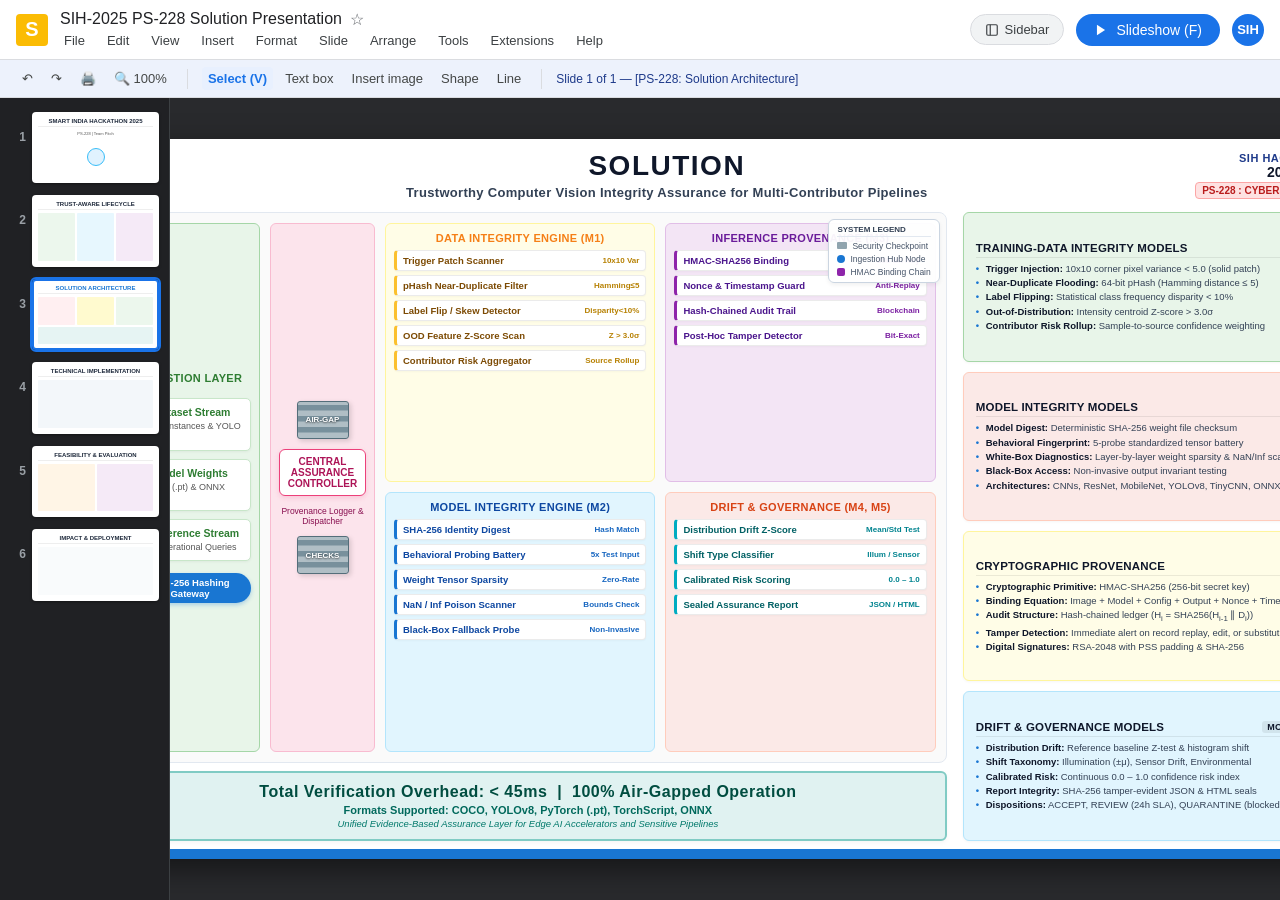
<file: presentation/index.html>
<!DOCTYPE html>
<html lang="en">
<head>
    <meta charset="UTF-8">
    <meta name="viewport" content="width=device-width, initial-scale=1.0">
    <title>SIH-2025 PS-228 Solution Architecture Presentation</title>
    <style>
        :root {
            --primary-blue: #1a73e8;
            --dark-blue: #0d47a1;
            --navy: #0f172a;
            --text-dark: #1e293b;
            --text-muted: #64748b;
            --border-light: #cbd5e1;
            --bg-canvas: #f8fafc;
            --slide-bg: #ffffff;
            
            /* Card & Box Pastels matching reference image */
            --pastel-green-bg: #e8f5e9;
            --pastel-green-border: #a5d6a7;
            --pastel-orange-bg: #fbe9e7;
            --pastel-orange-border: #ffccbc;
            --pastel-yellow-bg: #fffde7;
            --pastel-yellow-border: #fff59d;
            --pastel-blue-bg: #e1f5fe;
            --pastel-blue-border: #b3e5fc;
            --pastel-pink-bg: #fce4ec;
            --pastel-pink-border: #f8bbd0;
            --pastel-purple-bg: #f3e5f5;
            --pastel-purple-border: #e1bee7;
            --banner-bg: #e0f2f1;
            --banner-border: #80cbc4;
        }

        * {
            box-sizing: border-box;
            margin: 0;
            padding: 0;
            font-family: -apple-system, BlinkMacSystemFont, "Segoe UI", Roboto, "Helvetica Neue", Arial, sans-serif;
        }

        body {
            background-color: #202124;
            color: #e8eaed;
            overflow: hidden;
            height: 100vh;
            display: flex;
            flex-direction: column;
        }

        /* Google Slides Mock Chrome Header */
        .gslides-header {
            background-color: #ffffff;
            color: #202124;
            border-bottom: 1px solid #dadce0;
            padding: 6px 16px;
            display: flex;
            align-items: center;
            justify-content: space-between;
            height: 60px;
            user-select: none;
            z-index: 10;
        }

        .gslides-left {
            display: flex;
            align-items: center;
            gap: 12px;
        }

        .gslides-logo {
            width: 32px;
            height: 32px;
            background: #fbbc04;
            border-radius: 4px;
            display: flex;
            align-items: center;
            justify-content: center;
            color: white;
            font-weight: bold;
            font-size: 20px;
        }

        .doc-title-box {
            display: flex;
            flex-direction: column;
        }

        .doc-title-row {
            display: flex;
            align-items: center;
            gap: 8px;
            font-size: 16px;
            font-weight: 500;
        }

        .star-icon {
            color: #5f6368;
            cursor: pointer;
            font-size: 16px;
        }

        .doc-menu-row {
            display: flex;
            gap: 14px;
            font-size: 13px;
            color: #3c4043;
            margin-top: 2px;
        }

        .doc-menu-row span {
            cursor: pointer;
            padding: 2px 4px;
            border-radius: 3px;
        }

        .doc-menu-row span:hover {
            background-color: #f1f3f4;
        }

        .gslides-right {
            display: flex;
            align-items: center;
            gap: 12px;
        }

        .btn-slideshow {
            background: #1a73e8;
            color: white;
            border: none;
            padding: 8px 18px;
            border-radius: 20px;
            font-size: 14px;
            font-weight: 500;
            cursor: pointer;
            display: flex;
            align-items: center;
            gap: 8px;
            transition: background 0.2s;
        }

        .btn-slideshow:hover {
            background: #1557b0;
        }

        .btn-mode {
            background: #f1f3f4;
            color: #3c4043;
            border: 1px solid #dadce0;
            padding: 7px 14px;
            border-radius: 20px;
            font-size: 13px;
            cursor: pointer;
            display: flex;
            align-items: center;
            gap: 6px;
        }

        .btn-mode:hover {
            background: #e8eaed;
        }

        /* Toolbar row */
        .gslides-toolbar {
            background-color: #edf2fc;
            border-bottom: 1px solid #dadce0;
            padding: 4px 16px;
            display: flex;
            align-items: center;
            gap: 14px;
            font-size: 13px;
            color: #444746;
            height: 38px;
            user-select: none;
        }

        .toolbar-group {
            display: flex;
            align-items: center;
            gap: 6px;
        }

        .tb-btn {
            padding: 4px 6px;
            border-radius: 4px;
            cursor: pointer;
            display: flex;
            align-items: center;
            justify-content: center;
        }

        .tb-btn:hover {
            background-color: rgba(0,0,0,0.06);
        }

        .tb-divider {
            width: 1px;
            height: 20px;
            background-color: #dadce0;
        }

        /* Main Workspace */
        .workspace {
            flex: 1;
            display: flex;
            position: relative;
            overflow: hidden;
            background-color: #202124;
        }

        /* Left Thumbnails Panel */
        .thumbnails-panel {
            width: 170px;
            background-color: #202124;
            border-right: 1px solid #3c4043;
            overflow-y: auto;
            padding: 14px 10px;
            display: flex;
            flex-direction: column;
            gap: 12px;
            user-select: none;
            transition: width 0.3s;
        }

        .thumb-item {
            display: flex;
            align-items: flex-start;
            gap: 6px;
            cursor: pointer;
        }

        .thumb-index {
            color: #9aa0a6;
            font-size: 12px;
            font-weight: 600;
            width: 16px;
            margin-top: 18px;
            text-align: right;
        }

        .thumb-preview {
            flex: 1;
            aspect-ratio: 16 / 9;
            background: #ffffff;
            border-radius: 4px;
            border: 2px solid transparent;
            overflow: hidden;
            position: relative;
            box-shadow: 0 1px 3px rgba(0,0,0,0.4);
            display: flex;
            flex-direction: column;
            padding: 4px;
            transition: transform 0.15s, border-color 0.15s;
        }

        .thumb-item.active .thumb-preview {
            border-color: #1a73e8;
            outline: 2px solid #1a73e8;
        }

        .thumb-title {
            font-size: 6px;
            font-weight: bold;
            color: #1e293b;
            text-align: center;
            border-bottom: 0.5px solid #eee;
            padding-bottom: 2px;
        }

        .thumb-diagram-mock {
            display: flex;
            gap: 2px;
            margin-top: 3px;
            flex: 1;
        }

        .thumb-box {
            flex: 1;
            border-radius: 1px;
            opacity: 0.8;
        }

        /* Slide Stage Container */
        .slide-stage-container {
            flex: 1;
            display: flex;
            align-items: center;
            justify-content: center;
            padding: 20px;
            overflow: auto;
            background-color: #292a2d;
        }

        /* 16:9 Presentation Canvas */
        .slide-canvas {
            width: 1280px;
            height: 720px;
            min-width: 1280px;
            min-height: 720px;
            max-width: 1280px;
            max-height: 720px;
            background: var(--slide-bg);
            color: var(--text-dark);
            border-radius: 2px;
            box-shadow: 0 10px 30px rgba(0,0,0,0.5);
            position: relative;
            display: flex;
            flex-direction: column;
            overflow: hidden;
            transform-origin: center center;
            transition: transform 0.2s ease;
        }

        /* Bottom Blue Accent Line */
        .slide-bottom-bar {
            position: absolute;
            bottom: 0;
            left: 0;
            right: 0;
            height: 10px;
            background: #1976d2;
            z-index: 50;
        }

        /* Slide Top Header Bar */
        .slide-header {
            padding: 12px 28px 4px 28px;
            display: flex;
            align-items: center;
            justify-content: space-between;
            position: relative;
            z-index: 20;
        }

        .header-left {
            display: flex;
            align-items: center;
            gap: 12px;
        }

        .sih-letter-s {
            font-size: 38px;
            font-weight: 900;
            color: #1976d2;
            font-family: 'Arial Black', Impact, sans-serif;
            line-height: 1;
        }

        .header-title-box {
            text-align: center;
            flex: 1;
        }

        .slide-main-title {
            font-size: 28px;
            font-weight: 900;
            letter-spacing: 1.5px;
            color: #0f172a;
            text-transform: uppercase;
            line-height: 1.1;
        }

        .slide-subtitle {
            font-size: 13px;
            font-weight: 700;
            color: #334155;
            margin-top: 3px;
            letter-spacing: 0.3px;
        }

        .header-right {
            display: flex;
            align-items: center;
            gap: 12px;
            text-align: right;
        }

        .sih-emblem-badge {
            display: flex;
            flex-direction: column;
            align-items: flex-end;
        }

        .sih-tag {
            font-size: 11px;
            font-weight: 800;
            color: #1e3a8a;
            letter-spacing: 0.5px;
        }

        .sih-year {
            font-size: 14px;
            font-weight: 900;
            color: #0f172a;
        }

        .ps-pill {
            background: #fee2e2;
            color: #b91c1c;
            border: 1px solid #fca5a5;
            font-size: 10px;
            font-weight: 800;
            padding: 2px 6px;
            border-radius: 4px;
            margin-top: 2px;
        }

        /* Slide Main Body Layout: Diagram (Left 68%) + Specs (Right 32%) */
        .slide-body {
            flex: 1;
            display: grid;
            grid-template-columns: 68% 32%;
            padding: 8px 24px 18px 24px;
            gap: 16px;
            height: calc(100% - 70px);
        }

        /* LEFT DIAGRAM CONTAINER */
        .diagram-section {
            display: flex;
            flex-direction: column;
            justify-content: space-between;
            position: relative;
            height: 100%;
        }

        .diagram-canvas {
            flex: 1;
            position: relative;
            background: #fafafa;
            border: 1px solid #e2e8f0;
            border-radius: 8px;
            padding: 10px;
            display: grid;
            grid-template-columns: 140px 105px 1fr 1fr;
            grid-template-rows: 1fr 1fr;
            gap: 10px;
            margin-bottom: 8px;
        }

        /* Diagram Component Boxes */
        .diag-box {
            border-radius: 6px;
            padding: 8px;
            position: relative;
            display: flex;
            flex-direction: column;
            border-width: 1.5px;
            border-style: solid;
            font-size: 11px;
        }

        .diag-box-header {
            font-size: 11px;
            font-weight: 800;
            text-align: center;
            margin-bottom: 6px;
            text-transform: uppercase;
            letter-spacing: 0.3px;
        }

        /* Input Column */
        .box-input {
            grid-column: 1;
            grid-row: 1 / span 2;
            background: var(--pastel-green-bg);
            border-color: var(--pastel-green-border);
            justify-content: center;
            gap: 8px;
        }

        .input-card {
            background: #ffffff;
            border: 1px solid #c8e6c9;
            border-radius: 5px;
            padding: 7px;
            box-shadow: 0 1px 3px rgba(0,0,0,0.05);
        }

        .input-card-title {
            font-weight: 700;
            color: #2e7d32;
            font-size: 10.5px;
            display: flex;
            align-items: center;
            gap: 5px;
        }

        .input-card-sub {
            font-size: 9px;
            color: #555;
            margin-top: 3px;
            line-height: 1.2;
        }

        .gateway-node {
            background: #1976d2;
            color: white;
            padding: 4px;
            border-radius: 20px;
            text-align: center;
            font-size: 9.5px;
            font-weight: bold;
            margin-top: 4px;
            box-shadow: 0 2px 4px rgba(25, 118, 210, 0.3);
        }

        /* Central Processor Box */
        .box-processor {
            grid-column: 2;
            grid-row: 1 / span 2;
            background: var(--pastel-pink-bg);
            border-color: var(--pastel-pink-border);
            display: flex;
            flex-direction: column;
            align-items: center;
            justify-content: center;
            gap: 10px;
            text-align: center;
        }

        .brick-firewall {
            width: 52px;
            height: 38px;
            background: repeating-linear-gradient(
                0deg,
                #b0bec5,
                #b0bec5 5px,
                #78909c 6px,
                #78909c 11px
            );
            border: 1px solid #546e7a;
            border-radius: 3px;
            box-shadow: 2px 2px 5px rgba(0,0,0,0.15);
            display: flex;
            align-items: center;
            justify-content: center;
            font-size: 8px;
            font-weight: 800;
            color: #fff;
            text-shadow: 0 1px 2px rgba(0,0,0,0.6);
        }

        .processor-hub {
            background: #ffffff;
            border: 1.5px solid #ec407a;
            padding: 6px;
            border-radius: 6px;
            font-weight: bold;
            font-size: 10px;
            color: #ad1457;
            box-shadow: 0 2px 5px rgba(233, 30, 99, 0.15);
            width: 100%;
        }

        /* Training Data Integrity (Top Center) */
        .box-data-integrity {
            grid-column: 3;
            grid-row: 1;
            background: var(--pastel-yellow-bg);
            border-color: var(--pastel-yellow-border);
        }

        .integrity-card-list {
            display: flex;
            flex-direction: column;
            gap: 4px;
        }

        .micro-card {
            background: #ffffff;
            border: 1px solid rgba(0,0,0,0.08);
            border-radius: 4px;
            padding: 4px 6px;
            font-size: 9.5px;
            font-weight: 600;
            display: flex;
            align-items: center;
            justify-content: space-between;
            box-shadow: 0 1px 2px rgba(0,0,0,0.03);
        }

        .micro-card.yellow {
            border-left: 3px solid #fbc02d;
            color: #7c4a03;
        }

        .micro-card.blue {
            border-left: 3px solid #1976d2;
            color: #0d47a1;
        }

        .micro-card.purple {
            border-left: 3px solid #8e24aa;
            color: #4a148c;
        }

        .micro-card.cyan {
            border-left: 3px solid #00acc1;
            color: #006064;
        }

        /* Model Integrity (Bottom Center) */
        .box-model-integrity {
            grid-column: 3;
            grid-row: 2;
            background: var(--pastel-blue-bg);
            border-color: var(--pastel-blue-border);
        }

        /* Inference Provenance & Blockchain Chain (Right Top) */
        .box-inference-chain {
            grid-column: 4;
            grid-row: 1;
            background: var(--pastel-purple-bg);
            border-color: var(--pastel-purple-border);
        }

        /* Distribution Shift & Governance (Right Bottom) */
        .box-governance {
            grid-column: 4;
            grid-row: 2;
            background: var(--pastel-orange-bg);
            border-color: var(--pastel-orange-border);
        }

        /* Legend box overlay in diagram */
        .diagram-legend {
            position: absolute;
            top: 6px;
            right: 6px;
            background: rgba(255, 255, 255, 0.95);
            border: 1px solid #cbd5e1;
            border-radius: 6px;
            padding: 5px 8px;
            font-size: 8.5px;
            display: flex;
            flex-direction: column;
            gap: 3px;
            z-index: 10;
            box-shadow: 0 2px 4px rgba(0,0,0,0.06);
        }

        .legend-title {
            font-weight: 800;
            color: #334155;
            text-transform: uppercase;
            font-size: 8px;
            border-bottom: 0.5px solid #e2e8f0;
            padding-bottom: 2px;
            margin-bottom: 1px;
        }

        .legend-item {
            display: flex;
            align-items: center;
            gap: 5px;
            color: #475569;
        }

        .legend-icon-brick {
            width: 10px;
            height: 7px;
            background: #90a4ae;
            border-radius: 1px;
        }

        .legend-icon-router {
            width: 8px;
            height: 8px;
            border-radius: 50%;
            background: #1976d2;
        }

        .legend-icon-chain {
            width: 8px;
            height: 8px;
            background: #8e24aa;
            border-radius: 2px;
        }

        /* Big Total Benchmark Banner Box (Bottom of diagram) */
        .benchmark-banner {
            background: var(--banner-bg);
            border: 2px solid var(--banner-border);
            border-radius: 6px;
            padding: 10px 16px;
            text-align: center;
            display: flex;
            flex-direction: column;
            justify-content: center;
            box-shadow: 0 2px 5px rgba(0,0,0,0.04);
        }

        .banner-stat-row {
            font-size: 16px;
            font-weight: 900;
            color: #004d40;
            letter-spacing: 0.5px;
        }

        .banner-sub-row {
            font-size: 11px;
            font-weight: 700;
            color: #00695c;
            margin-top: 3px;
        }

        .banner-desc-row {
            font-size: 9.5px;
            color: #00796b;
            font-style: italic;
            margin-top: 2px;
        }

        /* RIGHT SPECIFICATION CARDS SECTION (32% width) */
        .specs-section {
            display: flex;
            flex-direction: column;
            gap: 10px;
            height: 100%;
        }

        .spec-card {
            border-radius: 6px;
            padding: 8px 12px;
            display: flex;
            flex-direction: column;
            border: 1px solid transparent;
            flex: 1;
            justify-content: center;
            box-shadow: 0 1px 3px rgba(0,0,0,0.04);
        }

        .spec-card.green {
            background: var(--pastel-green-bg);
            border-color: var(--pastel-green-border);
        }

        .spec-card.orange {
            background: var(--pastel-orange-bg);
            border-color: var(--pastel-orange-border);
        }

        .spec-card.yellow {
            background: var(--pastel-yellow-bg);
            border-color: var(--pastel-yellow-border);
        }

        .spec-card.blue {
            background: var(--pastel-blue-bg);
            border-color: var(--pastel-blue-border);
        }

        .spec-card-title {
            font-size: 11.5px;
            font-weight: 800;
            color: #0f172a;
            margin-bottom: 5px;
            border-bottom: 1px solid rgba(0,0,0,0.08);
            padding-bottom: 3px;
            text-transform: uppercase;
            letter-spacing: 0.2px;
            display: flex;
            align-items: center;
            justify-content: space-between;
        }

        .spec-badge {
            font-size: 9px;
            font-weight: 700;
            padding: 1px 5px;
            border-radius: 3px;
            background: rgba(0,0,0,0.07);
        }

        .spec-list {
            list-style: none;
            display: flex;
            flex-direction: column;
            gap: 2.5px;
            font-size: 9.5px;
            color: #334155;
            line-height: 1.25;
        }

        .spec-list li {
            position: relative;
            padding-left: 10px;
        }

        .spec-list li::before {
            content: "•";
            position: absolute;
            left: 0;
            color: #1976d2;
            font-weight: bold;
        }

        .spec-label {
            font-weight: 700;
            color: #0f172a;
        }

        .spec-val {
            font-family: inherit;
        }

        /* Fullscreen Presentation Mode Styles */
        body.presentation-mode .gslides-header,
        body.presentation-mode .gslides-toolbar,
        body.presentation-mode .thumbnails-panel {
            display: none !important;
        }

        body.presentation-mode .slide-stage-container {
            padding: 0;
            background: #000;
        }

        body.presentation-mode .slide-canvas {
            box-shadow: none;
            border-radius: 0;
            width: 100vw;
            height: 56.25vw; /* 16:9 */
            max-height: 100vh;
            max-width: 177.78vh; /* 16:9 */
        }

        /* SVG Connectors */
        .flow-arrow {
            position: absolute;
            pointer-events: none;
            z-index: 5;
        }

        /* Print media styling */
        @media print {
            body {
                background: white;
            }
            .gslides-header, .gslides-toolbar, .thumbnails-panel {
                display: none;
            }
            .slide-stage-container {
                padding: 0;
            }
            .slide-canvas {
                box-shadow: none;
                width: 100%;
                height: 100%;
            }
        }
    </style>
</head>
<body>

    <!-- Google Slides Mock Chrome Header -->
    <header class="gslides-header">
        <div class="gslides-left">
            <div class="gslides-logo">S</div>
            <div class="doc-title-box">
                <div class="doc-title-row">
                    <span>SIH-2025 PS-228 Solution Presentation</span>
                    <span class="star-icon">☆</span>
                </div>
                <div class="doc-menu-row">
                    <span>File</span>
                    <span>Edit</span>
                    <span>View</span>
                    <span>Insert</span>
                    <span>Format</span>
                    <span>Slide</span>
                    <span>Arrange</span>
                    <span>Tools</span>
                    <span>Extensions</span>
                    <span>Help</span>
                </div>
            </div>
        </div>
        <div class="gslides-right">
            <button class="btn-mode" onclick="toggleThumbnails()">
                <svg width="14" height="14" viewBox="0 0 24 24" fill="none" stroke="currentColor" stroke-width="2"><rect x="3" y="3" width="18" height="18" rx="2"/><line x1="9" y1="3" x2="9" y2="21"/></svg>
                <span>Sidebar</span>
            </button>
            <button class="btn-slideshow" onclick="togglePresentationMode()">
                <svg width="14" height="14" viewBox="0 0 24 24" fill="currentColor"><polygon points="5 3 19 12 5 21 5 3"/></svg>
                <span>Slideshow (F)</span>
            </button>
            <div style="width: 32px; height: 32px; border-radius: 50%; background: #1a73e8; color: white; display: flex; align-items: center; justify-content: center; font-weight: bold; font-size: 13px;">
                SIH
            </div>
        </div>
    </header>

    <!-- Google Slides Toolbar -->
    <div class="gslides-toolbar">
        <div class="toolbar-group">
            <span class="tb-btn" title="Undo">↶</span>
            <span class="tb-btn" title="Redo">↷</span>
            <span class="tb-btn" title="Print" onclick="window.print()">🖨️</span>
            <span class="tb-btn" title="Zoom">🔍 100%</span>
        </div>
        <div class="tb-divider"></div>
        <div class="toolbar-group">
            <span class="tb-btn" style="background:#e8f0fe; font-weight:bold; color:#1a73e8;">Select (V)</span>
            <span class="tb-btn">Text box</span>
            <span class="tb-btn">Insert image</span>
            <span class="tb-btn">Shape</span>
            <span class="tb-btn">Line</span>
        </div>
        <div class="tb-divider"></div>
        <div class="toolbar-group">
            <span style="font-weight: 500; font-size: 12px; color: #1e3a8a;">Slide 1 of 1 — [PS-228: Solution Architecture]</span>
        </div>
    </div>

    <!-- Main Workspace -->
    <div class="workspace">
        
        <!-- Left Thumbnail Strip (Matching Google Slides Pitch Deck) -->
        <aside class="thumbnails-panel" id="thumbPanel">
            <!-- Slide 1: Cover -->
            <div class="thumb-item" onclick="showNotification('Cover slide preview')">
                <span class="thumb-index">1</span>
                <div class="thumb-preview">
                    <div class="thumb-title">SMART INDIA HACKATHON 2025</div>
                    <div style="font-size: 4px; text-align: center; color: #555; margin-top: 4px;">PS-228 | Team Pitch</div>
                    <div style="flex:1; display:flex; align-items:center; justify-content:center;">
                        <div style="width: 18px; height: 18px; border-radius: 50%; background: #e0f2fe; border: 1px solid #38bdf8;"></div>
                    </div>
                </div>
            </div>

            <!-- Slide 2: Methodology -->
            <div class="thumb-item" onclick="showNotification('Methodology slide preview')">
                <span class="thumb-index">2</span>
                <div class="thumb-preview">
                    <div class="thumb-title">TRUST-AWARE LIFECYCLE</div>
                    <div class="thumb-diagram-mock">
                        <div class="thumb-box" style="background:#e8f5e9;"></div>
                        <div class="thumb-box" style="background:#e1f5fe;"></div>
                        <div class="thumb-box" style="background:#f3e5f5;"></div>
                    </div>
                </div>
            </div>

            <!-- Slide 3: SOLUTION (ACTIVE - MATCHES UPLOADED IMAGE) -->
            <div class="thumb-item active" onclick="showNotification('Viewing Solution Slide')">
                <span class="thumb-index">3</span>
                <div class="thumb-preview">
                    <div class="thumb-title" style="color:#1976d2; font-weight:900;">SOLUTION ARCHITECTURE</div>
                    <div class="thumb-diagram-mock" style="flex-direction:column; gap:2px;">
                        <div style="display:flex; gap:2px; height:60%;">
                            <div class="thumb-box" style="background:#ffebee; width:30%;"></div>
                            <div class="thumb-box" style="background:#fff9c4; width:35%;"></div>
                            <div class="thumb-box" style="background:#e8f5e9; width:35%;"></div>
                        </div>
                        <div class="thumb-box" style="background:#e0f2f1; height:35%;"></div>
                    </div>
                </div>
            </div>

            <!-- Slide 4: Technical Approach -->
            <div class="thumb-item" onclick="showNotification('Technical Approach slide preview')">
                <span class="thumb-index">4</span>
                <div class="thumb-preview">
                    <div class="thumb-title">TECHNICAL IMPLEMENTATION</div>
                    <div class="thumb-diagram-mock">
                        <div class="thumb-box" style="background:#f1f5f9;"></div>
                    </div>
                </div>
            </div>

            <!-- Slide 5: Feasibility -->
            <div class="thumb-item" onclick="showNotification('Feasibility slide preview')">
                <span class="thumb-index">5</span>
                <div class="thumb-preview">
                    <div class="thumb-title">FEASIBILITY & EVALUATION</div>
                    <div class="thumb-diagram-mock">
                        <div class="thumb-box" style="background:#fff3e0;"></div>
                        <div class="thumb-box" style="background:#f3e5f5;"></div>
                    </div>
                </div>
            </div>

            <!-- Slide 6: Impacts -->
            <div class="thumb-item" onclick="showNotification('Impact & Deployment slide preview')">
                <span class="thumb-index">6</span>
                <div class="thumb-preview">
                    <div class="thumb-title">IMPACT & DEPLOYMENT</div>
                    <div class="thumb-diagram-mock">
                        <div class="thumb-box" style="background:#f8fafc;"></div>
                    </div>
                </div>
            </div>
        </aside>

        <!-- Presentation Slide Stage -->
        <main class="slide-stage-container" id="stageContainer">
            
            <!-- 16:9 Presentation Canvas -->
            <div class="slide-canvas" id="slideCanvas">
                
                <!-- Bottom Solid Blue Stripe (Exactly as reference) -->
                <div class="slide-bottom-bar"></div>

                <!-- Slide Header (Title + Subtitle + Logos) -->
                <header class="slide-header">
                    <div class="header-left">
                        <div class="sih-letter-s">S</div>
                    </div>

                    <div class="header-title-box">
                        <h1 class="slide-main-title">SOLUTION</h1>
                        <p class="slide-subtitle">Trustworthy Computer Vision Integrity Assurance for Multi-Contributor Pipelines</p>
                    </div>

                    <div class="header-right">
                        <div class="sih-emblem-badge">
                            <span class="sih-tag">SIH HACKATHON</span>
                            <span class="sih-year">2024–2025</span>
                            <span class="ps-pill">PS-228 : CYBERSECURITY</span>
                        </div>
                    </div>
                </header>

                <!-- Slide Main Grid Layout -->
                <div class="slide-body">
                    
                    <!-- LEFT 68%: DETAILED ARCHITECTURAL PIPELINE DIAGRAM -->
                    <section class="diagram-section">
                        
                        <div class="diagram-canvas">
                            
                            <!-- Legend Inset Box (Top Right) -->
                            <div class="diagram-legend">
                                <span class="legend-title">System Legend</span>
                                <div class="legend-item">
                                    <div class="legend-icon-brick"></div>
                                    <span>Security Checkpoint</span>
                                </div>
                                <div class="legend-item">
                                    <div class="legend-icon-router"></div>
                                    <span>Ingestion Hub Node</span>
                                </div>
                                <div class="legend-item">
                                    <div class="legend-icon-chain"></div>
                                    <span>HMAC Binding Chain</span>
                                </div>
                            </div>

                            <!-- 1. Input Layer Box (Pastel Green) -->
                            <div class="diag-box box-input">
                                <div class="diag-box-header" style="color: #2e7d32;">Ingestion Layer</div>
                                
                                <div class="input-card">
                                    <div class="input-card-title">
                                        <svg width="12" height="12" viewBox="0 0 24 24" fill="none" stroke="currentColor" stroke-width="2"><rect x="3" y="3" width="18" height="18" rx="2"/><circle cx="8.5" cy="8.5" r="1.5"/><polyline points="21 15 16 10 5 21"/></svg>
                                        Dataset Stream
                                    </div>
                                    <div class="input-card-sub">COCO Instances &amp; YOLO Labels</div>
                                </div>

                                <div class="input-card">
                                    <div class="input-card-title">
                                        <svg width="12" height="12" viewBox="0 0 24 24" fill="none" stroke="currentColor" stroke-width="2"><path d="M21 16V8a2 2 0 0 0-1-1.73l-7-4a2 2 0 0 0-2 0l-7 4A2 2 0 0 0 3 8v8a2 2 0 0 0 1 1.73l7 4a2 2 0 0 0 2 0l7-4A2 2 0 0 0 21 16z"/></svg>
                                        Model Weights
                                    </div>
                                    <div class="input-card-sub">PyTorch (.pt) &amp; ONNX Models</div>
                                </div>

                                <div class="input-card">
                                    <div class="input-card-title">
                                        <svg width="12" height="12" viewBox="0 0 24 24" fill="none" stroke="currentColor" stroke-width="2"><polyline points="22 12 18 12 15 21 9 3 6 12 2 12"/></svg>
                                        Inference Stream
                                    </div>
                                    <div class="input-card-sub">Live Operational Queries</div>
                                </div>

                                <div class="gateway-node">
                                    SHA-256 Hashing Gateway
                                </div>
                            </div>

                            <!-- 2. Central Processor & Orchestrator (Pastel Pink) -->
                            <div class="diag-box box-processor">
                                <div class="brick-firewall" title="Hardware/Air-gap Security Barrier">
                                    AIR-GAP
                                </div>
                                <div class="processor-hub">
                                    CENTRAL ASSURANCE CONTROLLER
                                </div>
                                <div style="font-size: 8.5px; color: #880e4f; line-height: 1.2;">
                                    Provenance Logger &amp; Dispatcher
                                </div>
                                <div class="brick-firewall" title="Isolation Barrier">
                                    CHECKS
                                </div>
                            </div>

                            <!-- 3. Training-Data Integrity Engine (Top Center - Pastel Yellow) -->
                            <div class="diag-box box-data-integrity">
                                <div class="diag-box-header" style="color: #f57f17;">Data Integrity Engine (M1)</div>
                                <div class="integrity-card-list">
                                    <div class="micro-card yellow">
                                        <span>Trigger Patch Scanner</span>
                                        <span style="font-size: 8px; color: #b78103;">10x10 Var</span>
                                    </div>
                                    <div class="micro-card yellow">
                                        <span>pHash Near-Duplicate Filter</span>
                                        <span style="font-size: 8px; color: #b78103;">Hamming&le;5</span>
                                    </div>
                                    <div class="micro-card yellow">
                                        <span>Label Flip / Skew Detector</span>
                                        <span style="font-size: 8px; color: #b78103;">Disparity&lt;10%</span>
                                    </div>
                                    <div class="micro-card yellow">
                                        <span>OOD Feature Z-Score Scan</span>
                                        <span style="font-size: 8px; color: #b78103;">Z &gt; 3.0&sigma;</span>
                                    </div>
                                    <div class="micro-card yellow">
                                        <span>Contributor Risk Aggregator</span>
                                        <span style="font-size: 8px; color: #b78103;">Source Rollup</span>
                                    </div>
                                </div>
                            </div>

                            <!-- 4. Model Integrity Engine (Bottom Center - Pastel Blue) -->
                            <div class="diag-box box-model-integrity">
                                <div class="diag-box-header" style="color: #0d47a1;">Model Integrity Engine (M2)</div>
                                <div class="integrity-card-list">
                                    <div class="micro-card blue">
                                        <span>SHA-256 Identity Digest</span>
                                        <span style="font-size: 8px; color: #1565c0;">Hash Match</span>
                                    </div>
                                    <div class="micro-card blue">
                                        <span>Behavioral Probing Battery</span>
                                        <span style="font-size: 8px; color: #1565c0;">5x Test Input</span>
                                    </div>
                                    <div class="micro-card blue">
                                        <span>Weight Tensor Sparsity</span>
                                        <span style="font-size: 8px; color: #1565c0;">Zero-Rate</span>
                                    </div>
                                    <div class="micro-card blue">
                                        <span>NaN / Inf Poison Scanner</span>
                                        <span style="font-size: 8px; color: #1565c0;">Bounds Check</span>
                                    </div>
                                    <div class="micro-card blue">
                                        <span>Black-Box Fallback Probe</span>
                                        <span style="font-size: 8px; color: #1565c0;">Non-Invasive</span>
                                    </div>
                                </div>
                            </div>

                            <!-- 5. Inference Provenance Engine (Top Right - Pastel Purple) -->
                            <div class="diag-box box-inference-chain">
                                <div class="diag-box-header" style="color: #6a1b9a;">Inference Provenance (M3)</div>
                                <div class="integrity-card-list">
                                    <div class="micro-card purple">
                                        <span>HMAC-SHA256 Binding</span>
                                        <span style="font-size: 8px; color: #7b1fa2;">256-bit Key</span>
                                    </div>
                                    <div class="micro-card purple">
                                        <span>Nonce &amp; Timestamp Guard</span>
                                        <span style="font-size: 8px; color: #7b1fa2;">Anti-Replay</span>
                                    </div>
                                    <div class="micro-card purple">
                                        <span>Hash-Chained Audit Trail</span>
                                        <span style="font-size: 8px; color: #7b1fa2;">Blockchain</span>
                                    </div>
                                    <div class="micro-card purple">
                                        <span>Post-Hoc Tamper Detector</span>
                                        <span style="font-size: 8px; color: #7b1fa2;">Bit-Exact</span>
                                    </div>
                                </div>
                            </div>

                            <!-- 6. Distribution Shift & Governance (Bottom Right - Pastel Cyan/Orange) -->
                            <div class="diag-box box-governance">
                                <div class="diag-box-header" style="color: #d84315;">Drift &amp; Governance (M4, M5)</div>
                                <div class="integrity-card-list">
                                    <div class="micro-card cyan">
                                        <span>Distribution Drift Z-Score</span>
                                        <span style="font-size: 8px; color: #00838f;">Mean/Std Test</span>
                                    </div>
                                    <div class="micro-card cyan">
                                        <span>Shift Type Classifier</span>
                                        <span style="font-size: 8px; color: #00838f;">Illum / Sensor</span>
                                    </div>
                                    <div class="micro-card cyan">
                                        <span>Calibrated Risk Scoring</span>
                                        <span style="font-size: 8px; color: #00838f;">0.0 &ndash; 1.0</span>
                                    </div>
                                    <div class="micro-card cyan">
                                        <span>Sealed Assurance Report</span>
                                        <span style="font-size: 8px; color: #00838f;">JSON / HTML</span>
                                    </div>
                                </div>
                            </div>

                        </div>

                        <!-- Highlighted Benchmark Banner Box (Thick outline, matching reference) -->
                        <div class="benchmark-banner">
                            <div class="banner-stat-row">
                                Total Verification Overhead: &lt; 45ms &nbsp;|&nbsp; 100% Air-Gapped Operation
                            </div>
                            <div class="banner-sub-row">
                                Formats Supported: COCO, YOLOv8, PyTorch (.pt), TorchScript, ONNX
                            </div>
                            <div class="banner-desc-row">
                                Unified Evidence-Based Assurance Layer for Edge AI Accelerators and Sensitive Pipelines
                            </div>
                        </div>

                    </section>

                    <!-- RIGHT 32%: TECHNICAL SPECIFICATIONS CARDS (4 Stacked Boxes) -->
                    <aside class="specs-section">
                        
                        <!-- Box 1: Data Integrity Models (Light Mint Green) -->
                        <div class="spec-card green">
                            <div class="spec-card-title">
                                <span>Training-Data Integrity Models</span>
                                <span class="spec-badge">Module 1</span>
                            </div>
                            <ul class="spec-list">
                                <li><span class="spec-label">Trigger Injection:</span> 10x10 corner pixel variance &lt; 5.0 (solid patch)</li>
                                <li><span class="spec-label">Near-Duplicate Flooding:</span> 64-bit pHash (Hamming distance &le; 5)</li>
                                <li><span class="spec-label">Label Flipping:</span> Statistical class frequency disparity &lt; 10%</li>
                                <li><span class="spec-label">Out-of-Distribution:</span> Intensity centroid Z-score &gt; 3.0&sigma;</li>
                                <li><span class="spec-label">Contributor Risk Rollup:</span> Sample-to-source confidence weighting</li>
                            </ul>
                        </div>

                        <!-- Box 2: Model Integrity Models (Light Peach / Orange) -->
                        <div class="spec-card orange">
                            <div class="spec-card-title">
                                <span>Model Integrity Models</span>
                                <span class="spec-badge">Module 2</span>
                            </div>
                            <ul class="spec-list">
                                <li><span class="spec-label">Model Digest:</span> Deterministic SHA-256 weight file checksum</li>
                                <li><span class="spec-label">Behavioral Fingerprint:</span> 5-probe standardized tensor battery</li>
                                <li><span class="spec-label">White-Box Diagnostics:</span> Layer-by-layer weight sparsity &amp; NaN/Inf scan</li>
                                <li><span class="spec-label">Black-Box Access:</span> Non-invasive output invariant testing</li>
                                <li><span class="spec-label">Architectures:</span> CNNs, ResNet, MobileNet, YOLOv8, TinyCNN, ONNX</li>
                            </ul>
                        </div>

                        <!-- Box 3: Inference Provenance & Cryptography (Light Yellow) -->
                        <div class="spec-card yellow">
                            <div class="spec-card-title">
                                <span>Cryptographic Provenance</span>
                                <span class="spec-badge">Module 3</span>
                            </div>
                            <ul class="spec-list">
                                <li><span class="spec-label">Cryptographic Primitive:</span> HMAC-SHA256 (256-bit secret key)</li>
                                <li><span class="spec-label">Binding Equation:</span> Image + Model + Config + Output + Nonce + Time</li>
                                <li><span class="spec-label">Audit Structure:</span> Hash-chained ledger (H<sub>i</sub> = SHA256(H<sub>i-1</sub> &parallel; D<sub>i</sub>))</li>
                                <li><span class="spec-label">Tamper Detection:</span> Immediate alert on record replay, edit, or substitution</li>
                                <li><span class="spec-label">Digital Signatures:</span> RSA-2048 with PSS padding &amp; SHA-256</li>
                            </ul>
                        </div>

                        <!-- Box 4: Distribution Shift & Governance (Light Powder Blue) -->
                        <div class="spec-card blue">
                            <div class="spec-card-title">
                                <span>Drift &amp; Governance Models</span>
                                <span class="spec-badge">Modules 4 &amp; 5</span>
                            </div>
                            <ul class="spec-list">
                                <li><span class="spec-label">Distribution Drift:</span> Reference baseline Z-test &amp; histogram shift</li>
                                <li><span class="spec-label">Shift Taxonomy:</span> Illumination (&plusmn;&mu;), Sensor Drift, Environmental</li>
                                <li><span class="spec-label">Calibrated Risk:</span> Continuous 0.0 &ndash; 1.0 confidence risk index</li>
                                <li><span class="spec-label">Report Integrity:</span> SHA-256 tamper-evident JSON &amp; HTML seals</li>
                                <li><span class="spec-label">Dispositions:</span> ACCEPT, REVIEW (24h SLA), QUARANTINE (blocked)</li>
                            </ul>
                        </div>

                    </aside>

                </div>

            </div>

        </main>

    </div>

    <!-- Notification Toast Element -->
    <div id="toast" style="position:fixed; bottom:20px; right:20px; background:#1e293b; color:white; padding:10px 16px; border-radius:6px; font-size:12px; display:none; z-index:9999; box-shadow:0 4px 12px rgba(0,0,0,0.3); border-left:4px solid #1a73e8;">
        Slide Notification
    </div>

    <script>
        // Interactive functions
        function togglePresentationMode() {
            document.body.classList.toggle('presentation-mode');
            if (document.body.classList.contains('presentation-mode')) {
                // If supported, request browser fullscreen
                if (document.documentElement.requestFullscreen) {
                    document.documentElement.requestFullscreen().catch(() => {});
                }
                showNotification('Press ESC or F to exit Slideshow');
            } else {
                if (document.exitFullscreen) {
                    document.exitFullscreen().catch(() => {});
                }
            }
        }

        function toggleThumbnails() {
            const panel = document.getElementById('thumbPanel');
            if (panel.style.display === 'none') {
                panel.style.display = 'flex';
            } else {
                panel.style.display = 'none';
            }
        }

        function showNotification(msg) {
            const toast = document.getElementById('toast');
            toast.innerText = msg;
            toast.style.display = 'block';
            setTimeout(() => {
                toast.style.display = 'none';
            }, 2500);
        }

        // Keyboard shortcuts
        document.addEventListener('keydown', (e) => {
            if (e.key === 'f' || e.key === 'F') {
                togglePresentationMode();
            }
            if (e.key === 'Escape' && document.body.classList.contains('presentation-mode')) {
                togglePresentationMode();
            }
        });

        // Auto-scale canvas on resize if in presentation mode
        window.addEventListener('resize', () => {
            const canvas = document.getElementById('slideCanvas');
            const container = document.getElementById('stageContainer');
            if (document.body.classList.contains('presentation-mode')) {
                const scaleX = window.innerWidth / 1280;
                const scaleY = window.innerHeight / 720;
                const scale = Math.min(scaleX, scaleY);
                canvas.style.transform = `scale(${scale})`;
            } else {
                canvas.style.transform = 'scale(1)';
            }
        });
    </script>
</body>
</html>
</file>
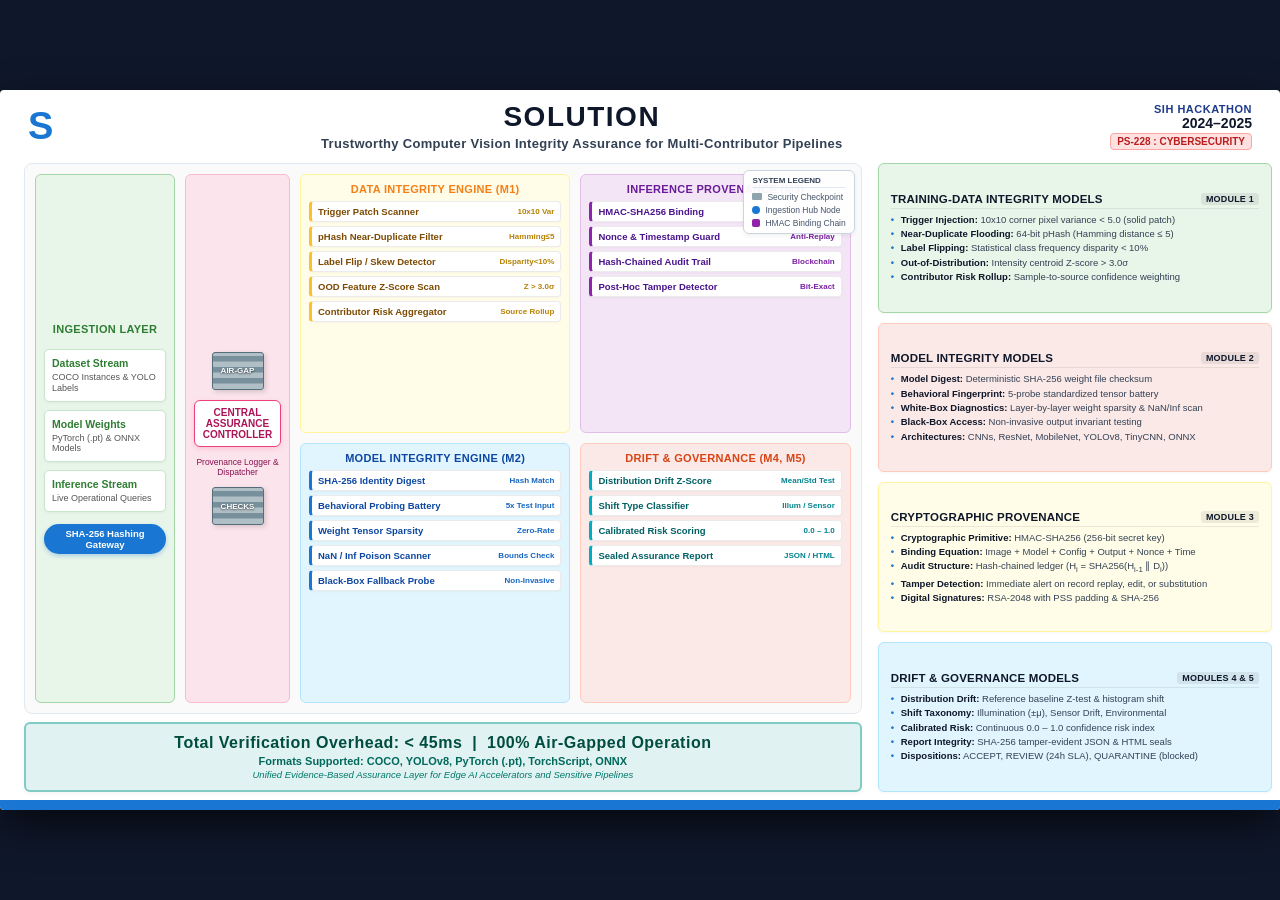
<file: presentation/slide_solution.html>
<!DOCTYPE html>
<html lang="en">
<head>
    <meta charset="UTF-8">
    <meta name="viewport" content="width=device-width, initial-scale=1.0">
    <title>Solution Slide — PS-228 Trustworthy CV Integrity Assurance</title>
    <style>
        :root {
            --primary-blue: #1976d2;
            --text-dark: #0f172a;
            --text-muted: #475569;
            --slide-bg: #ffffff;
            
            --pastel-green-bg: #e8f5e9;
            --pastel-green-border: #a5d6a7;
            --pastel-orange-bg: #fbe9e7;
            --pastel-orange-border: #ffccbc;
            --pastel-yellow-bg: #fffde7;
            --pastel-yellow-border: #fff59d;
            --pastel-blue-bg: #e1f5fe;
            --pastel-blue-border: #b3e5fc;
            --pastel-pink-bg: #fce4ec;
            --pastel-pink-border: #f8bbd0;
            --pastel-purple-bg: #f3e5f5;
            --pastel-purple-border: #e1bee7;
            --banner-bg: #e0f2f1;
            --banner-border: #80cbc4;
        }

        * {
            box-sizing: border-box;
            margin: 0;
            padding: 0;
            font-family: -apple-system, BlinkMacSystemFont, "Segoe UI", Roboto, Arial, sans-serif;
        }

        body {
            background-color: #0f172a;
            display: flex;
            align-items: center;
            justify-content: center;
            min-height: 100vh;
            padding: 20px;
        }

        .slide-canvas {
            width: 1280px;
            height: 720px;
            min-width: 1280px;
            min-height: 720px;
            background: var(--slide-bg);
            color: var(--text-dark);
            border-radius: 4px;
            box-shadow: 0 15px 40px rgba(0,0,0,0.6);
            position: relative;
            display: flex;
            flex-direction: column;
            overflow: hidden;
        }

        .slide-bottom-bar {
            position: absolute;
            bottom: 0;
            left: 0;
            right: 0;
            height: 10px;
            background: var(--primary-blue);
            z-index: 50;
        }

        .slide-header {
            padding: 12px 28px 4px 28px;
            display: flex;
            align-items: center;
            justify-content: space-between;
            position: relative;
            z-index: 20;
        }

        .header-left {
            display: flex;
            align-items: center;
            gap: 12px;
        }

        .sih-letter-s {
            font-size: 38px;
            font-weight: 900;
            color: var(--primary-blue);
            font-family: 'Arial Black', Impact, sans-serif;
            line-height: 1;
        }

        .header-title-box {
            text-align: center;
            flex: 1;
        }

        .slide-main-title {
            font-size: 28px;
            font-weight: 900;
            letter-spacing: 1.5px;
            color: #0f172a;
            text-transform: uppercase;
            line-height: 1.1;
        }

        .slide-subtitle {
            font-size: 13px;
            font-weight: 700;
            color: #334155;
            margin-top: 3px;
            letter-spacing: 0.3px;
        }

        .header-right {
            display: flex;
            align-items: center;
            gap: 12px;
            text-align: right;
        }

        .sih-emblem-badge {
            display: flex;
            flex-direction: column;
            align-items: flex-end;
        }

        .sih-tag {
            font-size: 11px;
            font-weight: 800;
            color: #1e3a8a;
            letter-spacing: 0.5px;
        }

        .sih-year {
            font-size: 14px;
            font-weight: 900;
            color: #0f172a;
        }

        .ps-pill {
            background: #fee2e2;
            color: #b91c1c;
            border: 1px solid #fca5a5;
            font-size: 10px;
            font-weight: 800;
            padding: 2px 6px;
            border-radius: 4px;
            margin-top: 2px;
        }

        .slide-body {
            flex: 1;
            display: grid;
            grid-template-columns: 68% 32%;
            padding: 8px 24px 18px 24px;
            gap: 16px;
            height: calc(100% - 70px);
        }

        .diagram-section {
            display: flex;
            flex-direction: column;
            justify-content: space-between;
            position: relative;
            height: 100%;
        }

        .diagram-canvas {
            flex: 1;
            position: relative;
            background: #fafafa;
            border: 1px solid #e2e8f0;
            border-radius: 8px;
            padding: 10px;
            display: grid;
            grid-template-columns: 140px 105px 1fr 1fr;
            grid-template-rows: 1fr 1fr;
            gap: 10px;
            margin-bottom: 8px;
        }

        .diag-box {
            border-radius: 6px;
            padding: 8px;
            position: relative;
            display: flex;
            flex-direction: column;
            border-width: 1.5px;
            border-style: solid;
            font-size: 11px;
        }

        .diag-box-header {
            font-size: 11px;
            font-weight: 800;
            text-align: center;
            margin-bottom: 6px;
            text-transform: uppercase;
            letter-spacing: 0.3px;
        }

        .box-input {
            grid-column: 1;
            grid-row: 1 / span 2;
            background: var(--pastel-green-bg);
            border-color: var(--pastel-green-border);
            justify-content: center;
            gap: 8px;
        }

        .input-card {
            background: #ffffff;
            border: 1px solid #c8e6c9;
            border-radius: 5px;
            padding: 7px;
            box-shadow: 0 1px 3px rgba(0,0,0,0.05);
        }

        .input-card-title {
            font-weight: 700;
            color: #2e7d32;
            font-size: 10.5px;
            display: flex;
            align-items: center;
            gap: 5px;
        }

        .input-card-sub {
            font-size: 9px;
            color: #555;
            margin-top: 3px;
            line-height: 1.2;
        }

        .gateway-node {
            background: var(--primary-blue);
            color: white;
            padding: 4px;
            border-radius: 20px;
            text-align: center;
            font-size: 9.5px;
            font-weight: bold;
            margin-top: 4px;
            box-shadow: 0 2px 4px rgba(25, 118, 210, 0.3);
        }

        .box-processor {
            grid-column: 2;
            grid-row: 1 / span 2;
            background: var(--pastel-pink-bg);
            border-color: var(--pastel-pink-border);
            display: flex;
            flex-direction: column;
            align-items: center;
            justify-content: center;
            gap: 10px;
            text-align: center;
        }

        .brick-firewall {
            width: 52px;
            height: 38px;
            background: repeating-linear-gradient(
                0deg,
                #b0bec5,
                #b0bec5 5px,
                #78909c 6px,
                #78909c 11px
            );
            border: 1px solid #546e7a;
            border-radius: 3px;
            box-shadow: 2px 2px 5px rgba(0,0,0,0.15);
            display: flex;
            align-items: center;
            justify-content: center;
            font-size: 8px;
            font-weight: 800;
            color: #fff;
            text-shadow: 0 1px 2px rgba(0,0,0,0.6);
        }

        .processor-hub {
            background: #ffffff;
            border: 1.5px solid #ec407a;
            padding: 6px;
            border-radius: 6px;
            font-weight: bold;
            font-size: 10px;
            color: #ad1457;
            box-shadow: 0 2px 5px rgba(233, 30, 99, 0.15);
            width: 100%;
        }

        .box-data-integrity {
            grid-column: 3;
            grid-row: 1;
            background: var(--pastel-yellow-bg);
            border-color: var(--pastel-yellow-border);
        }

        .integrity-card-list {
            display: flex;
            flex-direction: column;
            gap: 4px;
        }

        .micro-card {
            background: #ffffff;
            border: 1px solid rgba(0,0,0,0.08);
            border-radius: 4px;
            padding: 4px 6px;
            font-size: 9.5px;
            font-weight: 600;
            display: flex;
            align-items: center;
            justify-content: space-between;
            box-shadow: 0 1px 2px rgba(0,0,0,0.03);
        }

        .micro-card.yellow {
            border-left: 3px solid #fbc02d;
            color: #7c4a03;
        }

        .micro-card.blue {
            border-left: 3px solid #1976d2;
            color: #0d47a1;
        }

        .micro-card.purple {
            border-left: 3px solid #8e24aa;
            color: #4a148c;
        }

        .micro-card.cyan {
            border-left: 3px solid #00acc1;
            color: #006064;
        }

        .box-model-integrity {
            grid-column: 3;
            grid-row: 2;
            background: var(--pastel-blue-bg);
            border-color: var(--pastel-blue-border);
        }

        .box-inference-chain {
            grid-column: 4;
            grid-row: 1;
            background: var(--pastel-purple-bg);
            border-color: var(--pastel-purple-border);
        }

        .box-governance {
            grid-column: 4;
            grid-row: 2;
            background: var(--pastel-orange-bg);
            border-color: var(--pastel-orange-border);
        }

        .diagram-legend {
            position: absolute;
            top: 6px;
            right: 6px;
            background: rgba(255, 255, 255, 0.95);
            border: 1px solid #cbd5e1;
            border-radius: 6px;
            padding: 5px 8px;
            font-size: 8.5px;
            display: flex;
            flex-direction: column;
            gap: 3px;
            z-index: 10;
            box-shadow: 0 2px 4px rgba(0,0,0,0.06);
        }

        .legend-title {
            font-weight: 800;
            color: #334155;
            text-transform: uppercase;
            font-size: 8px;
            border-bottom: 0.5px solid #e2e8f0;
            padding-bottom: 2px;
            margin-bottom: 1px;
        }

        .legend-item {
            display: flex;
            align-items: center;
            gap: 5px;
            color: #475569;
        }

        .legend-icon-brick {
            width: 10px;
            height: 7px;
            background: #90a4ae;
            border-radius: 1px;
        }

        .legend-icon-router {
            width: 8px;
            height: 8px;
            border-radius: 50%;
            background: var(--primary-blue);
        }

        .legend-icon-chain {
            width: 8px;
            height: 8px;
            background: #8e24aa;
            border-radius: 2px;
        }

        .benchmark-banner {
            background: var(--banner-bg);
            border: 2px solid var(--banner-border);
            border-radius: 6px;
            padding: 10px 16px;
            text-align: center;
            display: flex;
            flex-direction: column;
            justify-content: center;
            box-shadow: 0 2px 5px rgba(0,0,0,0.04);
        }

        .banner-stat-row {
            font-size: 16px;
            font-weight: 900;
            color: #004d40;
            letter-spacing: 0.5px;
        }

        .banner-sub-row {
            font-size: 11px;
            font-weight: 700;
            color: #00695c;
            margin-top: 3px;
        }

        .banner-desc-row {
            font-size: 9.5px;
            color: #00796b;
            font-style: italic;
            margin-top: 2px;
        }

        .specs-section {
            display: flex;
            flex-direction: column;
            gap: 10px;
            height: 100%;
        }

        .spec-card {
            border-radius: 6px;
            padding: 8px 12px;
            display: flex;
            flex-direction: column;
            border: 1px solid transparent;
            flex: 1;
            justify-content: center;
            box-shadow: 0 1px 3px rgba(0,0,0,0.04);
        }

        .spec-card.green {
            background: var(--pastel-green-bg);
            border-color: var(--pastel-green-border);
        }

        .spec-card.orange {
            background: var(--pastel-orange-bg);
            border-color: var(--pastel-orange-border);
        }

        .spec-card.yellow {
            background: var(--pastel-yellow-bg);
            border-color: var(--pastel-yellow-border);
        }

        .spec-card.blue {
            background: var(--pastel-blue-bg);
            border-color: var(--pastel-blue-border);
        }

        .spec-card-title {
            font-size: 11.5px;
            font-weight: 800;
            color: #0f172a;
            margin-bottom: 5px;
            border-bottom: 1px solid rgba(0,0,0,0.08);
            padding-bottom: 3px;
            text-transform: uppercase;
            letter-spacing: 0.2px;
            display: flex;
            align-items: center;
            justify-content: space-between;
        }

        .spec-badge {
            font-size: 9px;
            font-weight: 700;
            padding: 1px 5px;
            border-radius: 3px;
            background: rgba(0,0,0,0.07);
        }

        .spec-list {
            list-style: none;
            display: flex;
            flex-direction: column;
            gap: 2.5px;
            font-size: 9.5px;
            color: #334155;
            line-height: 1.25;
        }

        .spec-list li {
            position: relative;
            padding-left: 10px;
        }

        .spec-list li::before {
            content: "•";
            position: absolute;
            left: 0;
            color: var(--primary-blue);
            font-weight: bold;
        }

        .spec-label {
            font-weight: 700;
            color: #0f172a;
        }

        @media print {
            body {
                background: white;
                padding: 0;
            }
            .slide-canvas {
                box-shadow: none;
                width: 100vw;
                height: 56.25vw;
            }
        }
    </style>
</head>
<body>
    <div class="slide-canvas">
        <div class="slide-bottom-bar"></div>

        <header class="slide-header">
            <div class="header-left">
                <div class="sih-letter-s">S</div>
            </div>

            <div class="header-title-box">
                <h1 class="slide-main-title">SOLUTION</h1>
                <p class="slide-subtitle">Trustworthy Computer Vision Integrity Assurance for Multi-Contributor Pipelines</p>
            </div>

            <div class="header-right">
                <div class="sih-emblem-badge">
                    <span class="sih-tag">SIH HACKATHON</span>
                    <span class="sih-year">2024–2025</span>
                    <span class="ps-pill">PS-228 : CYBERSECURITY</span>
                </div>
            </div>
        </header>

        <div class="slide-body">
            <!-- LEFT 68%: PIPELINE DIAGRAM -->
            <section class="diagram-section">
                <div class="diagram-canvas">
                    <div class="diagram-legend">
                        <span class="legend-title">System Legend</span>
                        <div class="legend-item">
                            <div class="legend-icon-brick"></div>
                            <span>Security Checkpoint</span>
                        </div>
                        <div class="legend-item">
                            <div class="legend-icon-router"></div>
                            <span>Ingestion Hub Node</span>
                        </div>
                        <div class="legend-item">
                            <div class="legend-icon-chain"></div>
                            <span>HMAC Binding Chain</span>
                        </div>
                    </div>

                    <!-- Ingestion Layer -->
                    <div class="diag-box box-input">
                        <div class="diag-box-header" style="color: #2e7d32;">Ingestion Layer</div>
                        
                        <div class="input-card">
                            <div class="input-card-title">Dataset Stream</div>
                            <div class="input-card-sub">COCO Instances &amp; YOLO Labels</div>
                        </div>

                        <div class="input-card">
                            <div class="input-card-title">Model Weights</div>
                            <div class="input-card-sub">PyTorch (.pt) &amp; ONNX Models</div>
                        </div>

                        <div class="input-card">
                            <div class="input-card-title">Inference Stream</div>
                            <div class="input-card-sub">Live Operational Queries</div>
                        </div>

                        <div class="gateway-node">SHA-256 Hashing Gateway</div>
                    </div>

                    <!-- Central Processor -->
                    <div class="diag-box box-processor">
                        <div class="brick-firewall">AIR-GAP</div>
                        <div class="processor-hub">CENTRAL ASSURANCE CONTROLLER</div>
                        <div style="font-size: 8.5px; color: #880e4f; line-height: 1.2;">Provenance Logger &amp; Dispatcher</div>
                        <div class="brick-firewall">CHECKS</div>
                    </div>

                    <!-- Data Integrity Engine -->
                    <div class="diag-box box-data-integrity">
                        <div class="diag-box-header" style="color: #f57f17;">Data Integrity Engine (M1)</div>
                        <div class="integrity-card-list">
                            <div class="micro-card yellow">
                                <span>Trigger Patch Scanner</span>
                                <span style="font-size: 8px; color: #b78103;">10x10 Var</span>
                            </div>
                            <div class="micro-card yellow">
                                <span>pHash Near-Duplicate Filter</span>
                                <span style="font-size: 8px; color: #b78103;">Hamming&le;5</span>
                            </div>
                            <div class="micro-card yellow">
                                <span>Label Flip / Skew Detector</span>
                                <span style="font-size: 8px; color: #b78103;">Disparity&lt;10%</span>
                            </div>
                            <div class="micro-card yellow">
                                <span>OOD Feature Z-Score Scan</span>
                                <span style="font-size: 8px; color: #b78103;">Z &gt; 3.0&sigma;</span>
                            </div>
                            <div class="micro-card yellow">
                                <span>Contributor Risk Aggregator</span>
                                <span style="font-size: 8px; color: #b78103;">Source Rollup</span>
                            </div>
                        </div>
                    </div>

                    <!-- Model Integrity Engine -->
                    <div class="diag-box box-model-integrity">
                        <div class="diag-box-header" style="color: #0d47a1;">Model Integrity Engine (M2)</div>
                        <div class="integrity-card-list">
                            <div class="micro-card blue">
                                <span>SHA-256 Identity Digest</span>
                                <span style="font-size: 8px; color: #1565c0;">Hash Match</span>
                            </div>
                            <div class="micro-card blue">
                                <span>Behavioral Probing Battery</span>
                                <span style="font-size: 8px; color: #1565c0;">5x Test Input</span>
                            </div>
                            <div class="micro-card blue">
                                <span>Weight Tensor Sparsity</span>
                                <span style="font-size: 8px; color: #1565c0;">Zero-Rate</span>
                            </div>
                            <div class="micro-card blue">
                                <span>NaN / Inf Poison Scanner</span>
                                <span style="font-size: 8px; color: #1565c0;">Bounds Check</span>
                            </div>
                            <div class="micro-card blue">
                                <span>Black-Box Fallback Probe</span>
                                <span style="font-size: 8px; color: #1565c0;">Non-Invasive</span>
                            </div>
                        </div>
                    </div>

                    <!-- Inference Provenance -->
                    <div class="diag-box box-inference-chain">
                        <div class="diag-box-header" style="color: #6a1b9a;">Inference Provenance (M3)</div>
                        <div class="integrity-card-list">
                            <div class="micro-card purple">
                                <span>HMAC-SHA256 Binding</span>
                                <span style="font-size: 8px; color: #7b1fa2;">256-bit Key</span>
                            </div>
                            <div class="micro-card purple">
                                <span>Nonce &amp; Timestamp Guard</span>
                                <span style="font-size: 8px; color: #7b1fa2;">Anti-Replay</span>
                            </div>
                            <div class="micro-card purple">
                                <span>Hash-Chained Audit Trail</span>
                                <span style="font-size: 8px; color: #7b1fa2;">Blockchain</span>
                            </div>
                            <div class="micro-card purple">
                                <span>Post-Hoc Tamper Detector</span>
                                <span style="font-size: 8px; color: #7b1fa2;">Bit-Exact</span>
                            </div>
                        </div>
                    </div>

                    <!-- Governance -->
                    <div class="diag-box box-governance">
                        <div class="diag-box-header" style="color: #d84315;">Drift &amp; Governance (M4, M5)</div>
                        <div class="integrity-card-list">
                            <div class="micro-card cyan">
                                <span>Distribution Drift Z-Score</span>
                                <span style="font-size: 8px; color: #00838f;">Mean/Std Test</span>
                            </div>
                            <div class="micro-card cyan">
                                <span>Shift Type Classifier</span>
                                <span style="font-size: 8px; color: #00838f;">Illum / Sensor</span>
                            </div>
                            <div class="micro-card cyan">
                                <span>Calibrated Risk Scoring</span>
                                <span style="font-size: 8px; color: #00838f;">0.0 &ndash; 1.0</span>
                            </div>
                            <div class="micro-card cyan">
                                <span>Sealed Assurance Report</span>
                                <span style="font-size: 8px; color: #00838f;">JSON / HTML</span>
                            </div>
                        </div>
                    </div>
                </div>

                <div class="benchmark-banner">
                    <div class="banner-stat-row">
                        Total Verification Overhead: &lt; 45ms &nbsp;|&nbsp; 100% Air-Gapped Operation
                    </div>
                    <div class="banner-sub-row">
                        Formats Supported: COCO, YOLOv8, PyTorch (.pt), TorchScript, ONNX
                    </div>
                    <div class="banner-desc-row">
                        Unified Evidence-Based Assurance Layer for Edge AI Accelerators and Sensitive Pipelines
                    </div>
                </div>
            </section>

            <!-- RIGHT 32%: SPECIFICATIONS -->
            <aside class="specs-section">
                <div class="spec-card green">
                    <div class="spec-card-title">
                        <span>Training-Data Integrity Models</span>
                        <span class="spec-badge">Module 1</span>
                    </div>
                    <ul class="spec-list">
                        <li><span class="spec-label">Trigger Injection:</span> 10x10 corner pixel variance &lt; 5.0 (solid patch)</li>
                        <li><span class="spec-label">Near-Duplicate Flooding:</span> 64-bit pHash (Hamming distance &le; 5)</li>
                        <li><span class="spec-label">Label Flipping:</span> Statistical class frequency disparity &lt; 10%</li>
                        <li><span class="spec-label">Out-of-Distribution:</span> Intensity centroid Z-score &gt; 3.0&sigma;</li>
                        <li><span class="spec-label">Contributor Risk Rollup:</span> Sample-to-source confidence weighting</li>
                    </ul>
                </div>

                <div class="spec-card orange">
                    <div class="spec-card-title">
                        <span>Model Integrity Models</span>
                        <span class="spec-badge">Module 2</span>
                    </div>
                    <ul class="spec-list">
                        <li><span class="spec-label">Model Digest:</span> Deterministic SHA-256 weight file checksum</li>
                        <li><span class="spec-label">Behavioral Fingerprint:</span> 5-probe standardized tensor battery</li>
                        <li><span class="spec-label">White-Box Diagnostics:</span> Layer-by-layer weight sparsity &amp; NaN/Inf scan</li>
                        <li><span class="spec-label">Black-Box Access:</span> Non-invasive output invariant testing</li>
                        <li><span class="spec-label">Architectures:</span> CNNs, ResNet, MobileNet, YOLOv8, TinyCNN, ONNX</li>
                    </ul>
                </div>

                <div class="spec-card yellow">
                    <div class="spec-card-title">
                        <span>Cryptographic Provenance</span>
                        <span class="spec-badge">Module 3</span>
                    </div>
                    <ul class="spec-list">
                        <li><span class="spec-label">Cryptographic Primitive:</span> HMAC-SHA256 (256-bit secret key)</li>
                        <li><span class="spec-label">Binding Equation:</span> Image + Model + Config + Output + Nonce + Time</li>
                        <li><span class="spec-label">Audit Structure:</span> Hash-chained ledger (H<sub>i</sub> = SHA256(H<sub>i-1</sub> &parallel; D<sub>i</sub>))</li>
                        <li><span class="spec-label">Tamper Detection:</span> Immediate alert on record replay, edit, or substitution</li>
                        <li><span class="spec-label">Digital Signatures:</span> RSA-2048 with PSS padding &amp; SHA-256</li>
                    </ul>
                </div>

                <div class="spec-card blue">
                    <div class="spec-card-title">
                        <span>Drift &amp; Governance Models</span>
                        <span class="spec-badge">Modules 4 &amp; 5</span>
                    </div>
                    <ul class="spec-list">
                        <li><span class="spec-label">Distribution Drift:</span> Reference baseline Z-test &amp; histogram shift</li>
                        <li><span class="spec-label">Shift Taxonomy:</span> Illumination (&plusmn;&mu;), Sensor Drift, Environmental</li>
                        <li><span class="spec-label">Calibrated Risk:</span> Continuous 0.0 &ndash; 1.0 confidence risk index</li>
                        <li><span class="spec-label">Report Integrity:</span> SHA-256 tamper-evident JSON &amp; HTML seals</li>
                        <li><span class="spec-label">Dispositions:</span> ACCEPT, REVIEW (24h SLA), QUARANTINE (blocked)</li>
                    </ul>
                </div>
            </aside>
        </div>
    </div>
</body>
</html>
</file>
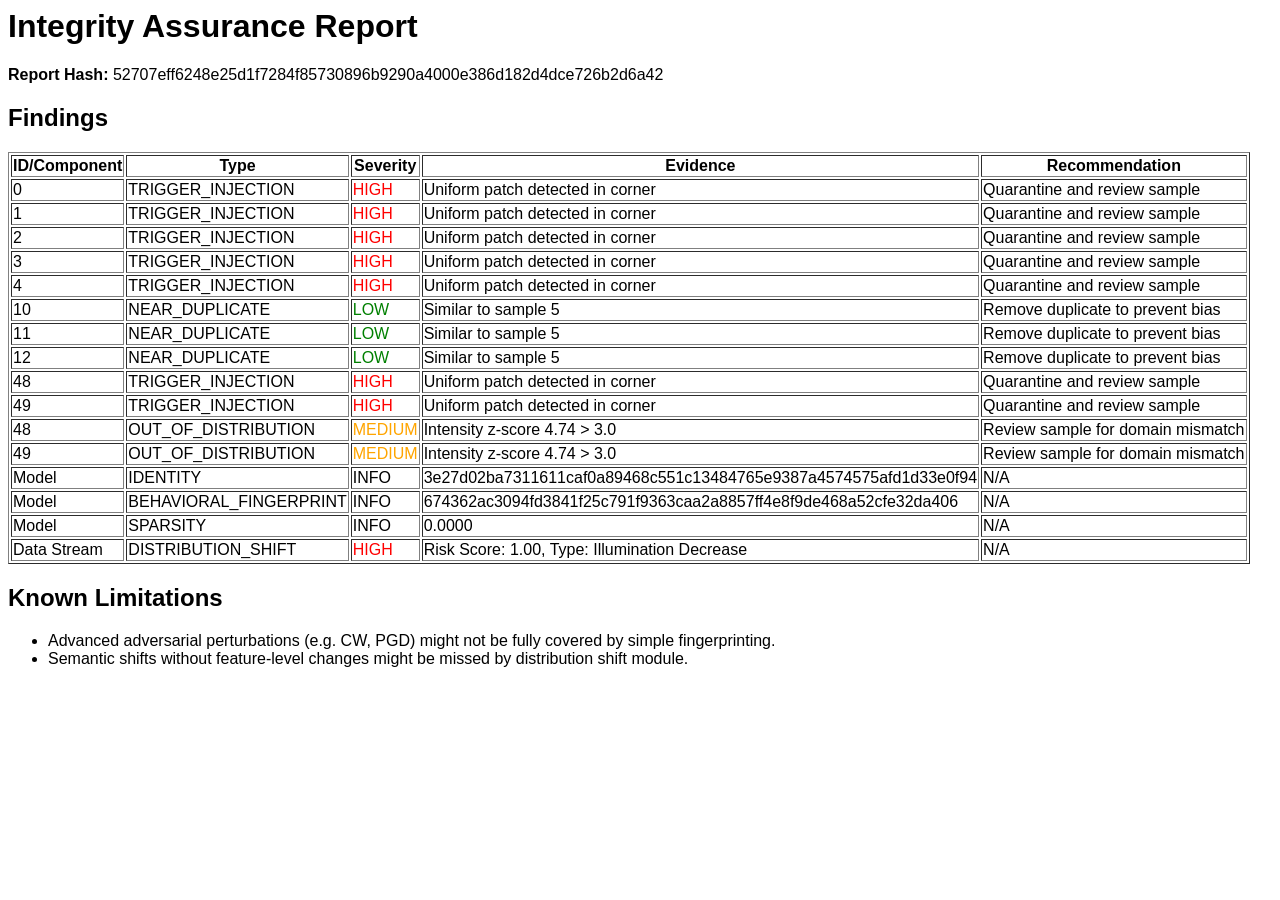
<file: prototype/reports/report.html>
<html><head><title>Integrity Assurance Report</title>
<style>body { font-family: sans-serif; } .high { color: red; } .medium { color: orange; } .low { color: green; }</style>
</head><body>
<h1>Integrity Assurance Report</h1>
<p><b>Report Hash:</b> 52707eff6248e25d1f7284f85730896b9290a4000e386d182d4dce726b2d6a42</p>
<h2>Findings</h2><table border='1'>
<tr><th>ID/Component</th><th>Type</th><th>Severity</th><th>Evidence</th><th>Recommendation</th></tr>
<tr><td>0</td>
<td>TRIGGER_INJECTION</td>
<td class='high'>HIGH</td>
<td>Uniform patch detected in corner</td>
<td>Quarantine and review sample</td></tr>
<tr><td>1</td>
<td>TRIGGER_INJECTION</td>
<td class='high'>HIGH</td>
<td>Uniform patch detected in corner</td>
<td>Quarantine and review sample</td></tr>
<tr><td>2</td>
<td>TRIGGER_INJECTION</td>
<td class='high'>HIGH</td>
<td>Uniform patch detected in corner</td>
<td>Quarantine and review sample</td></tr>
<tr><td>3</td>
<td>TRIGGER_INJECTION</td>
<td class='high'>HIGH</td>
<td>Uniform patch detected in corner</td>
<td>Quarantine and review sample</td></tr>
<tr><td>4</td>
<td>TRIGGER_INJECTION</td>
<td class='high'>HIGH</td>
<td>Uniform patch detected in corner</td>
<td>Quarantine and review sample</td></tr>
<tr><td>10</td>
<td>NEAR_DUPLICATE</td>
<td class='low'>LOW</td>
<td>Similar to sample 5</td>
<td>Remove duplicate to prevent bias</td></tr>
<tr><td>11</td>
<td>NEAR_DUPLICATE</td>
<td class='low'>LOW</td>
<td>Similar to sample 5</td>
<td>Remove duplicate to prevent bias</td></tr>
<tr><td>12</td>
<td>NEAR_DUPLICATE</td>
<td class='low'>LOW</td>
<td>Similar to sample 5</td>
<td>Remove duplicate to prevent bias</td></tr>
<tr><td>48</td>
<td>TRIGGER_INJECTION</td>
<td class='high'>HIGH</td>
<td>Uniform patch detected in corner</td>
<td>Quarantine and review sample</td></tr>
<tr><td>49</td>
<td>TRIGGER_INJECTION</td>
<td class='high'>HIGH</td>
<td>Uniform patch detected in corner</td>
<td>Quarantine and review sample</td></tr>
<tr><td>48</td>
<td>OUT_OF_DISTRIBUTION</td>
<td class='medium'>MEDIUM</td>
<td>Intensity z-score 4.74 > 3.0</td>
<td>Review sample for domain mismatch</td></tr>
<tr><td>49</td>
<td>OUT_OF_DISTRIBUTION</td>
<td class='medium'>MEDIUM</td>
<td>Intensity z-score 4.74 > 3.0</td>
<td>Review sample for domain mismatch</td></tr>
<tr><td>Model</td>
<td>IDENTITY</td>
<td class='info'>INFO</td>
<td>3e27d02ba7311611caf0a89468c551c13484765e9387a4574575afd1d33e0f94</td>
<td>N/A</td></tr>
<tr><td>Model</td>
<td>BEHAVIORAL_FINGERPRINT</td>
<td class='info'>INFO</td>
<td>674362ac3094fd3841f25c791f9363caa2a8857ff4e8f9de468a52cfe32da406</td>
<td>N/A</td></tr>
<tr><td>Model</td>
<td>SPARSITY</td>
<td class='info'>INFO</td>
<td>0.0000</td>
<td>N/A</td></tr>
<tr><td>Data Stream</td>
<td>DISTRIBUTION_SHIFT</td>
<td class='high'>HIGH</td>
<td>Risk Score: 1.00, Type: Illumination Decrease</td>
<td>N/A</td></tr>
</table><h2>Known Limitations</h2><ul>
<li>Advanced adversarial perturbations (e.g. CW, PGD) might not be fully covered by simple fingerprinting.</li>
<li>Semantic shifts without feature-level changes might be missed by distribution shift module.</li>
</ul></body></html>
</file>
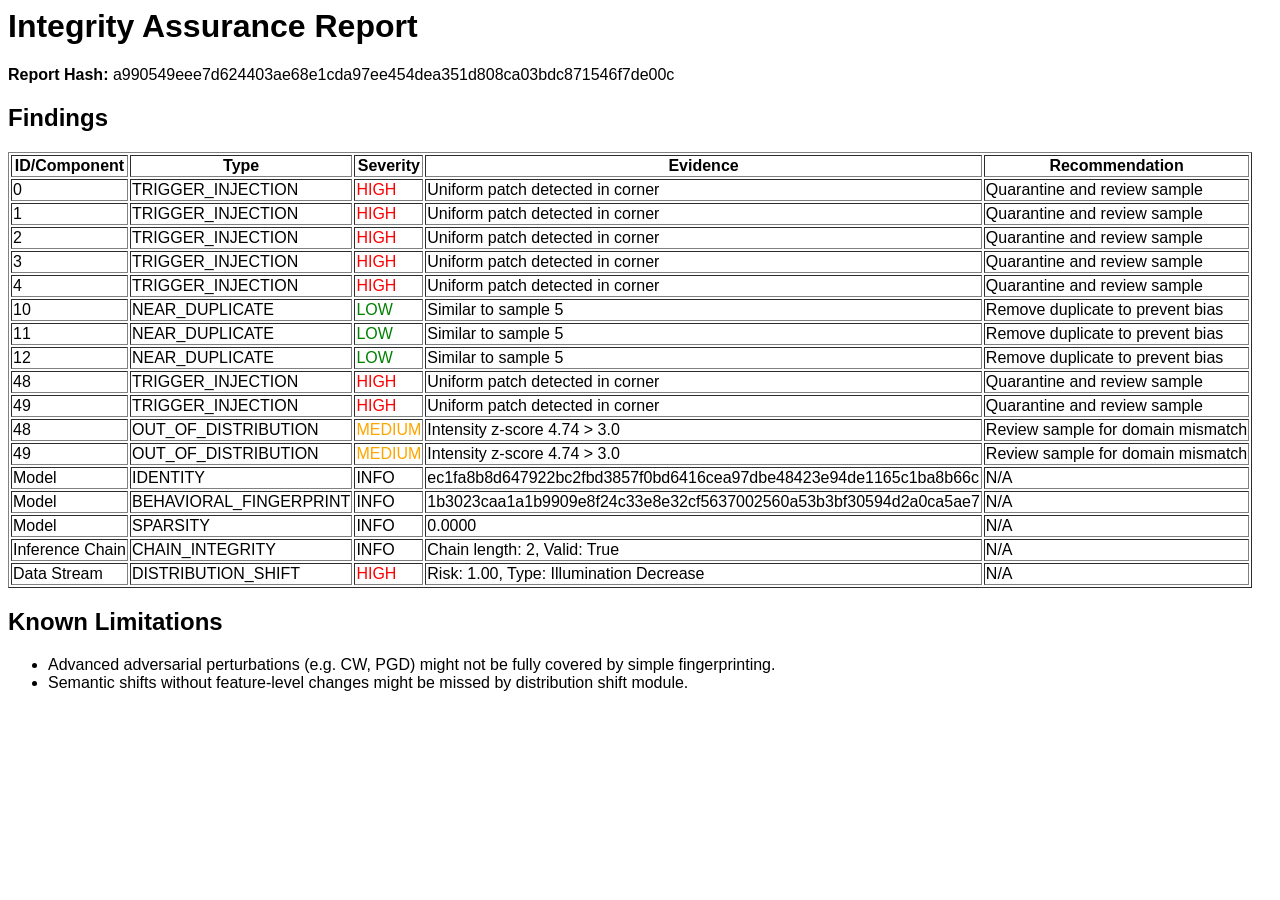
<file: prototype/reports/report_0bb50805.html>
<html><head><title>Integrity Assurance Report</title>
<style>body { font-family: sans-serif; } .high { color: red; } .medium { color: orange; } .low { color: green; }</style>
</head><body>
<h1>Integrity Assurance Report</h1>
<p><b>Report Hash:</b> a990549eee7d624403ae68e1cda97ee454dea351d808ca03bdc871546f7de00c</p>
<h2>Findings</h2><table border='1'>
<tr><th>ID/Component</th><th>Type</th><th>Severity</th><th>Evidence</th><th>Recommendation</th></tr>
<tr><td>0</td>
<td>TRIGGER_INJECTION</td>
<td class='high'>HIGH</td>
<td>Uniform patch detected in corner</td>
<td>Quarantine and review sample</td></tr>
<tr><td>1</td>
<td>TRIGGER_INJECTION</td>
<td class='high'>HIGH</td>
<td>Uniform patch detected in corner</td>
<td>Quarantine and review sample</td></tr>
<tr><td>2</td>
<td>TRIGGER_INJECTION</td>
<td class='high'>HIGH</td>
<td>Uniform patch detected in corner</td>
<td>Quarantine and review sample</td></tr>
<tr><td>3</td>
<td>TRIGGER_INJECTION</td>
<td class='high'>HIGH</td>
<td>Uniform patch detected in corner</td>
<td>Quarantine and review sample</td></tr>
<tr><td>4</td>
<td>TRIGGER_INJECTION</td>
<td class='high'>HIGH</td>
<td>Uniform patch detected in corner</td>
<td>Quarantine and review sample</td></tr>
<tr><td>10</td>
<td>NEAR_DUPLICATE</td>
<td class='low'>LOW</td>
<td>Similar to sample 5</td>
<td>Remove duplicate to prevent bias</td></tr>
<tr><td>11</td>
<td>NEAR_DUPLICATE</td>
<td class='low'>LOW</td>
<td>Similar to sample 5</td>
<td>Remove duplicate to prevent bias</td></tr>
<tr><td>12</td>
<td>NEAR_DUPLICATE</td>
<td class='low'>LOW</td>
<td>Similar to sample 5</td>
<td>Remove duplicate to prevent bias</td></tr>
<tr><td>48</td>
<td>TRIGGER_INJECTION</td>
<td class='high'>HIGH</td>
<td>Uniform patch detected in corner</td>
<td>Quarantine and review sample</td></tr>
<tr><td>49</td>
<td>TRIGGER_INJECTION</td>
<td class='high'>HIGH</td>
<td>Uniform patch detected in corner</td>
<td>Quarantine and review sample</td></tr>
<tr><td>48</td>
<td>OUT_OF_DISTRIBUTION</td>
<td class='medium'>MEDIUM</td>
<td>Intensity z-score 4.74 > 3.0</td>
<td>Review sample for domain mismatch</td></tr>
<tr><td>49</td>
<td>OUT_OF_DISTRIBUTION</td>
<td class='medium'>MEDIUM</td>
<td>Intensity z-score 4.74 > 3.0</td>
<td>Review sample for domain mismatch</td></tr>
<tr><td>Model</td>
<td>IDENTITY</td>
<td class='info'>INFO</td>
<td>ec1fa8b8d647922bc2fbd3857f0bd6416cea97dbe48423e94de1165c1ba8b66c</td>
<td>N/A</td></tr>
<tr><td>Model</td>
<td>BEHAVIORAL_FINGERPRINT</td>
<td class='info'>INFO</td>
<td>1b3023caa1a1b9909e8f24c33e8e32cf5637002560a53b3bf30594d2a0ca5ae7</td>
<td>N/A</td></tr>
<tr><td>Model</td>
<td>SPARSITY</td>
<td class='info'>INFO</td>
<td>0.0000</td>
<td>N/A</td></tr>
<tr><td>Inference Chain</td>
<td>CHAIN_INTEGRITY</td>
<td class='info'>INFO</td>
<td>Chain length: 2, Valid: True</td>
<td>N/A</td></tr>
<tr><td>Data Stream</td>
<td>DISTRIBUTION_SHIFT</td>
<td class='high'>HIGH</td>
<td>Risk: 1.00, Type: Illumination Decrease</td>
<td>N/A</td></tr>
</table><h2>Known Limitations</h2><ul>
<li>Advanced adversarial perturbations (e.g. CW, PGD) might not be fully covered by simple fingerprinting.</li>
<li>Semantic shifts without feature-level changes might be missed by distribution shift module.</li>
</ul></body></html>
</file>
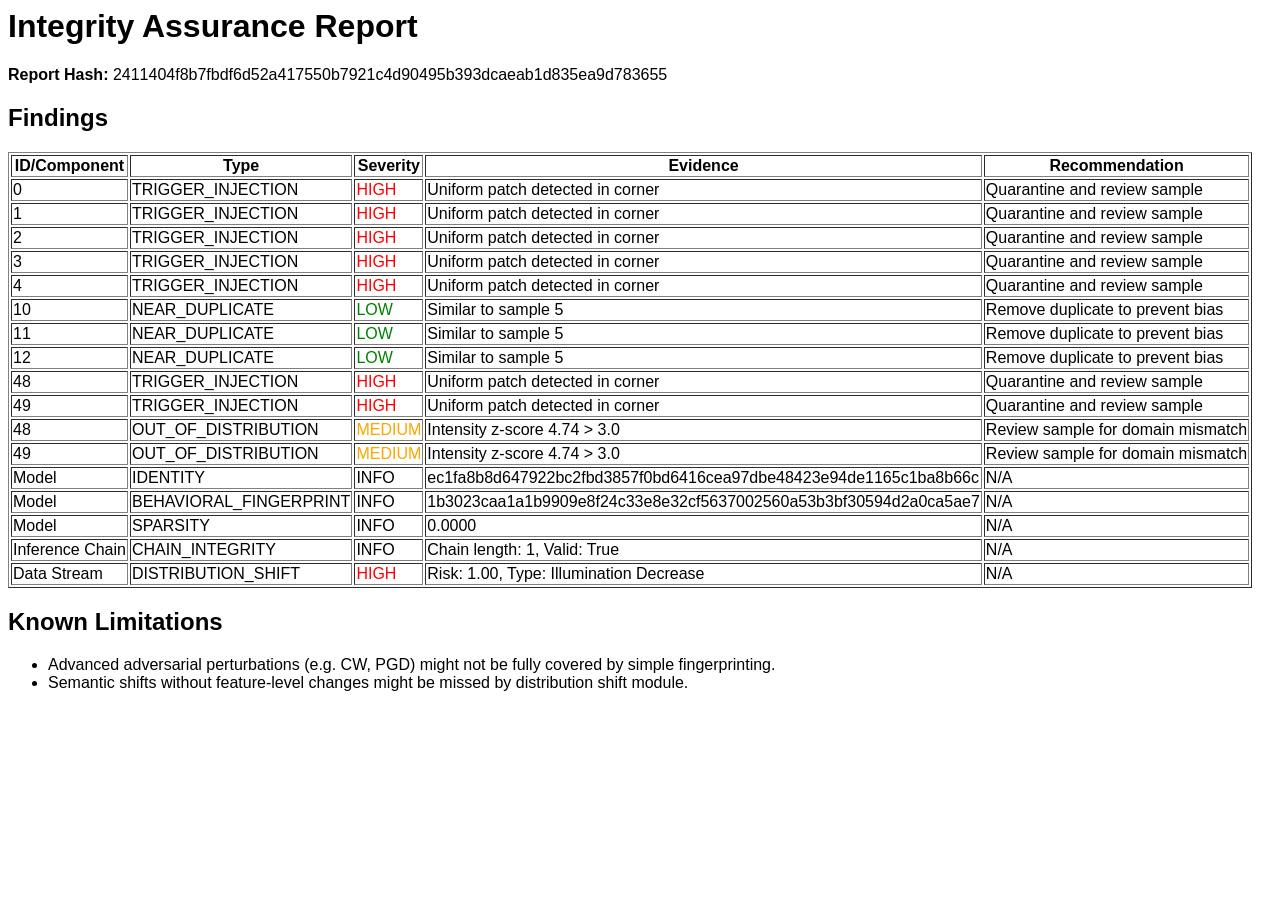
<file: prototype/reports/report_ba7e26b1.html>
<html><head><title>Integrity Assurance Report</title>
<style>body { font-family: sans-serif; } .high { color: red; } .medium { color: orange; } .low { color: green; }</style>
</head><body>
<h1>Integrity Assurance Report</h1>
<p><b>Report Hash:</b> 2411404f8b7fbdf6d52a417550b7921c4d90495b393dcaeab1d835ea9d783655</p>
<h2>Findings</h2><table border='1'>
<tr><th>ID/Component</th><th>Type</th><th>Severity</th><th>Evidence</th><th>Recommendation</th></tr>
<tr><td>0</td>
<td>TRIGGER_INJECTION</td>
<td class='high'>HIGH</td>
<td>Uniform patch detected in corner</td>
<td>Quarantine and review sample</td></tr>
<tr><td>1</td>
<td>TRIGGER_INJECTION</td>
<td class='high'>HIGH</td>
<td>Uniform patch detected in corner</td>
<td>Quarantine and review sample</td></tr>
<tr><td>2</td>
<td>TRIGGER_INJECTION</td>
<td class='high'>HIGH</td>
<td>Uniform patch detected in corner</td>
<td>Quarantine and review sample</td></tr>
<tr><td>3</td>
<td>TRIGGER_INJECTION</td>
<td class='high'>HIGH</td>
<td>Uniform patch detected in corner</td>
<td>Quarantine and review sample</td></tr>
<tr><td>4</td>
<td>TRIGGER_INJECTION</td>
<td class='high'>HIGH</td>
<td>Uniform patch detected in corner</td>
<td>Quarantine and review sample</td></tr>
<tr><td>10</td>
<td>NEAR_DUPLICATE</td>
<td class='low'>LOW</td>
<td>Similar to sample 5</td>
<td>Remove duplicate to prevent bias</td></tr>
<tr><td>11</td>
<td>NEAR_DUPLICATE</td>
<td class='low'>LOW</td>
<td>Similar to sample 5</td>
<td>Remove duplicate to prevent bias</td></tr>
<tr><td>12</td>
<td>NEAR_DUPLICATE</td>
<td class='low'>LOW</td>
<td>Similar to sample 5</td>
<td>Remove duplicate to prevent bias</td></tr>
<tr><td>48</td>
<td>TRIGGER_INJECTION</td>
<td class='high'>HIGH</td>
<td>Uniform patch detected in corner</td>
<td>Quarantine and review sample</td></tr>
<tr><td>49</td>
<td>TRIGGER_INJECTION</td>
<td class='high'>HIGH</td>
<td>Uniform patch detected in corner</td>
<td>Quarantine and review sample</td></tr>
<tr><td>48</td>
<td>OUT_OF_DISTRIBUTION</td>
<td class='medium'>MEDIUM</td>
<td>Intensity z-score 4.74 > 3.0</td>
<td>Review sample for domain mismatch</td></tr>
<tr><td>49</td>
<td>OUT_OF_DISTRIBUTION</td>
<td class='medium'>MEDIUM</td>
<td>Intensity z-score 4.74 > 3.0</td>
<td>Review sample for domain mismatch</td></tr>
<tr><td>Model</td>
<td>IDENTITY</td>
<td class='info'>INFO</td>
<td>ec1fa8b8d647922bc2fbd3857f0bd6416cea97dbe48423e94de1165c1ba8b66c</td>
<td>N/A</td></tr>
<tr><td>Model</td>
<td>BEHAVIORAL_FINGERPRINT</td>
<td class='info'>INFO</td>
<td>1b3023caa1a1b9909e8f24c33e8e32cf5637002560a53b3bf30594d2a0ca5ae7</td>
<td>N/A</td></tr>
<tr><td>Model</td>
<td>SPARSITY</td>
<td class='info'>INFO</td>
<td>0.0000</td>
<td>N/A</td></tr>
<tr><td>Inference Chain</td>
<td>CHAIN_INTEGRITY</td>
<td class='info'>INFO</td>
<td>Chain length: 1, Valid: True</td>
<td>N/A</td></tr>
<tr><td>Data Stream</td>
<td>DISTRIBUTION_SHIFT</td>
<td class='high'>HIGH</td>
<td>Risk: 1.00, Type: Illumination Decrease</td>
<td>N/A</td></tr>
</table><h2>Known Limitations</h2><ul>
<li>Advanced adversarial perturbations (e.g. CW, PGD) might not be fully covered by simple fingerprinting.</li>
<li>Semantic shifts without feature-level changes might be missed by distribution shift module.</li>
</ul></body></html>
</file>
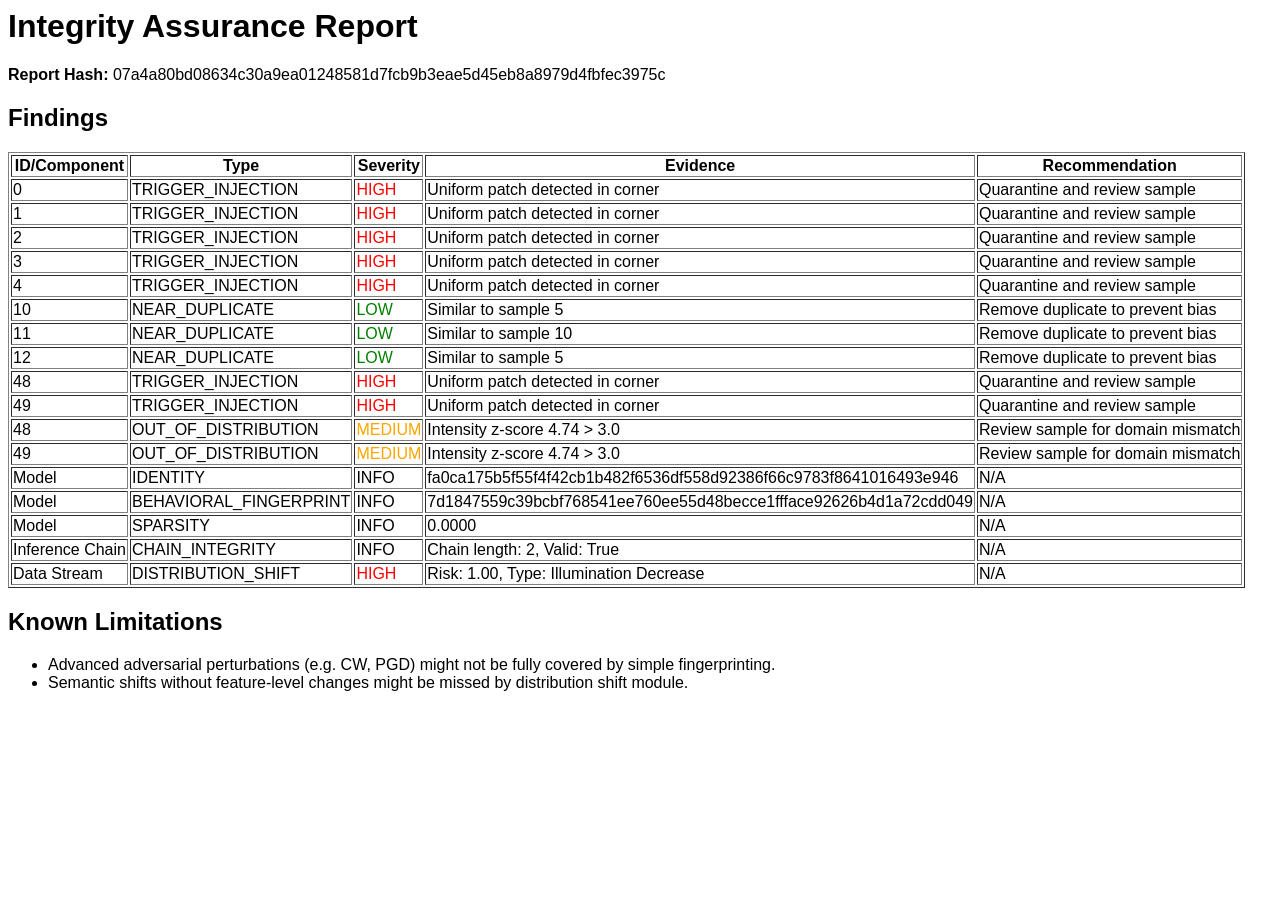
<file: prototype/reports/report_d31109de.html>
<html><head><title>Integrity Assurance Report</title>
<style>body { font-family: sans-serif; } .high { color: red; } .medium { color: orange; } .low { color: green; }</style>
</head><body>
<h1>Integrity Assurance Report</h1>
<p><b>Report Hash:</b> 07a4a80bd08634c30a9ea01248581d7fcb9b3eae5d45eb8a8979d4fbfec3975c</p>
<h2>Findings</h2><table border='1'>
<tr><th>ID/Component</th><th>Type</th><th>Severity</th><th>Evidence</th><th>Recommendation</th></tr>
<tr><td>0</td>
<td>TRIGGER_INJECTION</td>
<td class='high'>HIGH</td>
<td>Uniform patch detected in corner</td>
<td>Quarantine and review sample</td></tr>
<tr><td>1</td>
<td>TRIGGER_INJECTION</td>
<td class='high'>HIGH</td>
<td>Uniform patch detected in corner</td>
<td>Quarantine and review sample</td></tr>
<tr><td>2</td>
<td>TRIGGER_INJECTION</td>
<td class='high'>HIGH</td>
<td>Uniform patch detected in corner</td>
<td>Quarantine and review sample</td></tr>
<tr><td>3</td>
<td>TRIGGER_INJECTION</td>
<td class='high'>HIGH</td>
<td>Uniform patch detected in corner</td>
<td>Quarantine and review sample</td></tr>
<tr><td>4</td>
<td>TRIGGER_INJECTION</td>
<td class='high'>HIGH</td>
<td>Uniform patch detected in corner</td>
<td>Quarantine and review sample</td></tr>
<tr><td>10</td>
<td>NEAR_DUPLICATE</td>
<td class='low'>LOW</td>
<td>Similar to sample 5</td>
<td>Remove duplicate to prevent bias</td></tr>
<tr><td>11</td>
<td>NEAR_DUPLICATE</td>
<td class='low'>LOW</td>
<td>Similar to sample 10</td>
<td>Remove duplicate to prevent bias</td></tr>
<tr><td>12</td>
<td>NEAR_DUPLICATE</td>
<td class='low'>LOW</td>
<td>Similar to sample 5</td>
<td>Remove duplicate to prevent bias</td></tr>
<tr><td>48</td>
<td>TRIGGER_INJECTION</td>
<td class='high'>HIGH</td>
<td>Uniform patch detected in corner</td>
<td>Quarantine and review sample</td></tr>
<tr><td>49</td>
<td>TRIGGER_INJECTION</td>
<td class='high'>HIGH</td>
<td>Uniform patch detected in corner</td>
<td>Quarantine and review sample</td></tr>
<tr><td>48</td>
<td>OUT_OF_DISTRIBUTION</td>
<td class='medium'>MEDIUM</td>
<td>Intensity z-score 4.74 > 3.0</td>
<td>Review sample for domain mismatch</td></tr>
<tr><td>49</td>
<td>OUT_OF_DISTRIBUTION</td>
<td class='medium'>MEDIUM</td>
<td>Intensity z-score 4.74 > 3.0</td>
<td>Review sample for domain mismatch</td></tr>
<tr><td>Model</td>
<td>IDENTITY</td>
<td class='info'>INFO</td>
<td>fa0ca175b5f55f4f42cb1b482f6536df558d92386f66c9783f8641016493e946</td>
<td>N/A</td></tr>
<tr><td>Model</td>
<td>BEHAVIORAL_FINGERPRINT</td>
<td class='info'>INFO</td>
<td>7d1847559c39bcbf768541ee760ee55d48becce1ffface92626b4d1a72cdd049</td>
<td>N/A</td></tr>
<tr><td>Model</td>
<td>SPARSITY</td>
<td class='info'>INFO</td>
<td>0.0000</td>
<td>N/A</td></tr>
<tr><td>Inference Chain</td>
<td>CHAIN_INTEGRITY</td>
<td class='info'>INFO</td>
<td>Chain length: 2, Valid: True</td>
<td>N/A</td></tr>
<tr><td>Data Stream</td>
<td>DISTRIBUTION_SHIFT</td>
<td class='high'>HIGH</td>
<td>Risk: 1.00, Type: Illumination Decrease</td>
<td>N/A</td></tr>
</table><h2>Known Limitations</h2><ul>
<li>Advanced adversarial perturbations (e.g. CW, PGD) might not be fully covered by simple fingerprinting.</li>
<li>Semantic shifts without feature-level changes might be missed by distribution shift module.</li>
</ul></body></html>
</file>
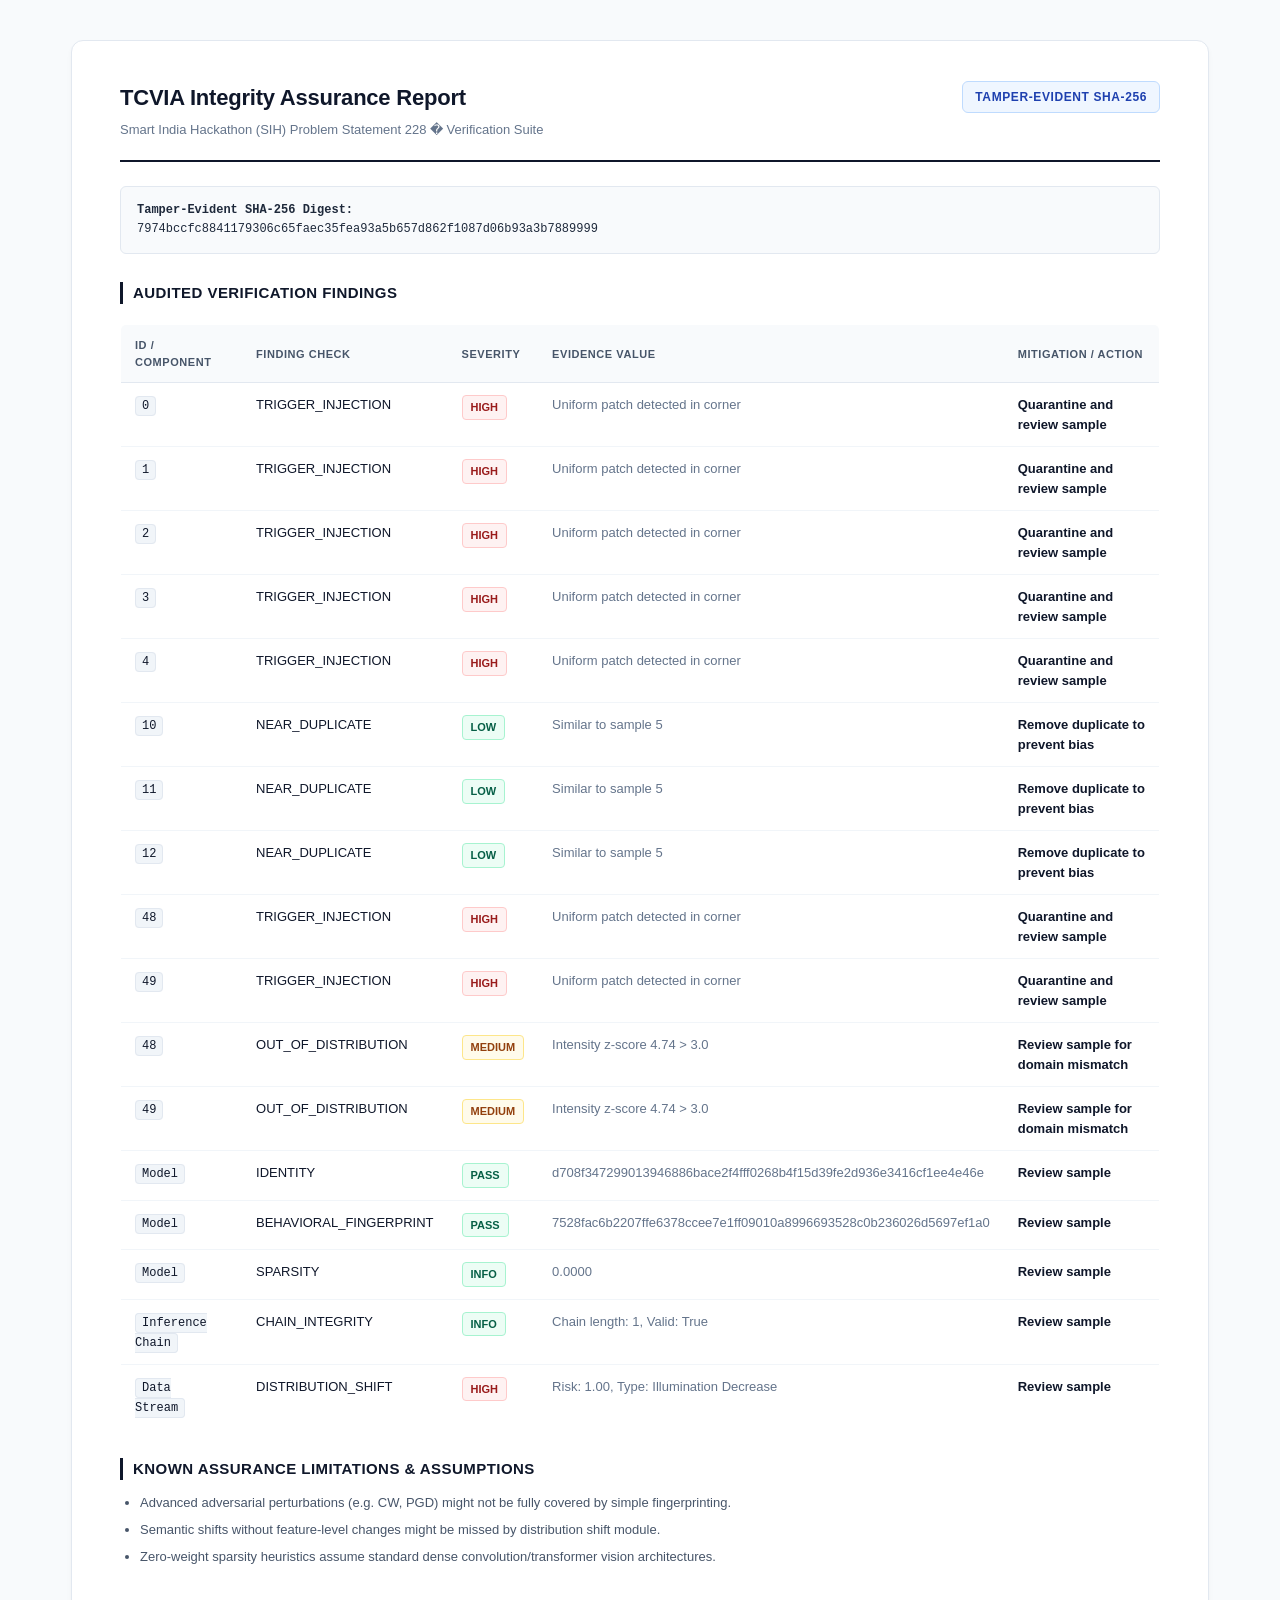
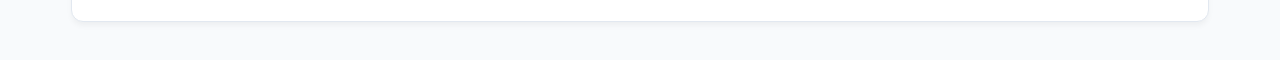
<file: prototype/reports/report_d942c0d1.html>
<!DOCTYPE html>
<html lang='en'><head><meta charset='UTF-8'><meta name='viewport' content='width=device-width, initial-scale=1.0'>
<title>TCVIA Integrity Assurance Report</title>
<style>
body { font-family: -apple-system, BlinkMacSystemFont, 'Segoe UI', Roboto, Helvetica, Arial, sans-serif; background-color: #f8fafc; color: #0f172a; margin: 0; padding: 40px 20px; line-height: 1.5; }
.report-wrapper { max-width: 1040px; margin: 0 auto; background-color: #ffffff; border: 1px solid #e2e8f0; border-radius: 12px; padding: 40px 48px; box-shadow: 0 4px 6px -1px rgba(0,0,0,0.05); }
.report-header { border-bottom: 2px solid #0f172a; padding-bottom: 20px; margin-bottom: 24px; display: flex; justify-content: space-between; align-items: flex-start; }
.report-title h1 { font-size: 22px; margin: 0 0 6px 0; color: #0f172a; font-weight: 700; letter-spacing: -0.01em; }
.report-title p { margin: 0; color: #64748b; font-size: 13px; }
.badge-seal { background-color: #eff6ff; color: #1e40af; border: 1px solid #bfdbfe; padding: 6px 12px; border-radius: 6px; font-size: 12px; font-weight: 600; text-transform: uppercase; letter-spacing: 0.05em; }
.hash-box { background-color: #f8fafc; border: 1px solid #e2e8f0; border-radius: 6px; padding: 14px 16px; margin: 20px 0; font-family: ui-monospace, Menlo, Consolas, monospace; font-size: 12px; color: #1e293b; word-break: break-all; line-height: 1.6; }
table { width: 100%; border-collapse: collapse; margin: 20px 0; font-size: 13px; border: 1px solid #e2e8f0; border-radius: 6px; overflow: hidden; }
th { background-color: #f8fafc; border-bottom: 1px solid #e2e8f0; color: #475569; font-weight: 600; text-align: left; padding: 12px 14px; font-size: 11px; text-transform: uppercase; letter-spacing: 0.05em; }
td { padding: 12px 14px; border-bottom: 1px solid #f1f5f9; vertical-align: top; }
tr:last-child td { border-bottom: none; }
tr:hover td { background-color: #f8fafc; }
.badge { display: inline-block; padding: 3px 8px; border-radius: 4px; font-size: 11px; font-weight: 700; text-transform: uppercase; }
.critical, .high, .fail { background-color: #fef2f2; color: #991b1b; border: 1px solid #fecaca; }
.medium, .warn { background-color: #fffbeb; color: #92400e; border: 1px solid #fde68a; }
.low, .pass, .info { background-color: #ecfdf5; color: #065f46; border: 1px solid #a7f3d0; }
.code-cell { font-family: ui-monospace, Menlo, Consolas, monospace; font-size: 12px; background-color: #f1f5f9; padding: 2px 6px; border-radius: 4px; border: 1px solid #e2e8f0; color: #0f172a; }
.section-title { font-size: 15px; font-weight: 700; margin: 28px 0 12px 0; color: #0f172a; border-left: 3px solid #0f172a; padding-left: 10px; text-transform: uppercase; letter-spacing: 0.03em; }
ul { color: #475569; font-size: 13px; padding-left: 20px; line-height: 1.6; }
li { margin-bottom: 6px; }
</style>
</head><body>
<div class='report-wrapper'>
<div class='report-header'>
<div class='report-title'><h1>TCVIA Integrity Assurance Report</h1><p>Smart India Hackathon (SIH) Problem Statement 228 � Verification Suite</p></div>
<div class='badge-seal'>Tamper-Evident SHA-256</div>
</div>
<div class='hash-box'><strong>Tamper-Evident SHA-256 Digest:</strong><br>7974bccfc8841179306c65faec35fea93a5b657d862f1087d06b93a3b7889999</div>
<div class='section-title'>Audited Verification Findings</div>
<table>
<tr><th>ID / Component</th><th>Finding Check</th><th>Severity</th><th>Evidence Value</th><th>Mitigation / Action</th></tr>
<tr><td><span class='code-cell'>0</span></td>
<td>TRIGGER_INJECTION</td>
<td><span class='badge high'>HIGH</span></td>
<td style='color:#64748b;'>Uniform patch detected in corner</td>
<td><strong>Quarantine and review sample</strong></td></tr>
<tr><td><span class='code-cell'>1</span></td>
<td>TRIGGER_INJECTION</td>
<td><span class='badge high'>HIGH</span></td>
<td style='color:#64748b;'>Uniform patch detected in corner</td>
<td><strong>Quarantine and review sample</strong></td></tr>
<tr><td><span class='code-cell'>2</span></td>
<td>TRIGGER_INJECTION</td>
<td><span class='badge high'>HIGH</span></td>
<td style='color:#64748b;'>Uniform patch detected in corner</td>
<td><strong>Quarantine and review sample</strong></td></tr>
<tr><td><span class='code-cell'>3</span></td>
<td>TRIGGER_INJECTION</td>
<td><span class='badge high'>HIGH</span></td>
<td style='color:#64748b;'>Uniform patch detected in corner</td>
<td><strong>Quarantine and review sample</strong></td></tr>
<tr><td><span class='code-cell'>4</span></td>
<td>TRIGGER_INJECTION</td>
<td><span class='badge high'>HIGH</span></td>
<td style='color:#64748b;'>Uniform patch detected in corner</td>
<td><strong>Quarantine and review sample</strong></td></tr>
<tr><td><span class='code-cell'>10</span></td>
<td>NEAR_DUPLICATE</td>
<td><span class='badge low'>LOW</span></td>
<td style='color:#64748b;'>Similar to sample 5</td>
<td><strong>Remove duplicate to prevent bias</strong></td></tr>
<tr><td><span class='code-cell'>11</span></td>
<td>NEAR_DUPLICATE</td>
<td><span class='badge low'>LOW</span></td>
<td style='color:#64748b;'>Similar to sample 5</td>
<td><strong>Remove duplicate to prevent bias</strong></td></tr>
<tr><td><span class='code-cell'>12</span></td>
<td>NEAR_DUPLICATE</td>
<td><span class='badge low'>LOW</span></td>
<td style='color:#64748b;'>Similar to sample 5</td>
<td><strong>Remove duplicate to prevent bias</strong></td></tr>
<tr><td><span class='code-cell'>48</span></td>
<td>TRIGGER_INJECTION</td>
<td><span class='badge high'>HIGH</span></td>
<td style='color:#64748b;'>Uniform patch detected in corner</td>
<td><strong>Quarantine and review sample</strong></td></tr>
<tr><td><span class='code-cell'>49</span></td>
<td>TRIGGER_INJECTION</td>
<td><span class='badge high'>HIGH</span></td>
<td style='color:#64748b;'>Uniform patch detected in corner</td>
<td><strong>Quarantine and review sample</strong></td></tr>
<tr><td><span class='code-cell'>48</span></td>
<td>OUT_OF_DISTRIBUTION</td>
<td><span class='badge medium'>MEDIUM</span></td>
<td style='color:#64748b;'>Intensity z-score 4.74 > 3.0</td>
<td><strong>Review sample for domain mismatch</strong></td></tr>
<tr><td><span class='code-cell'>49</span></td>
<td>OUT_OF_DISTRIBUTION</td>
<td><span class='badge medium'>MEDIUM</span></td>
<td style='color:#64748b;'>Intensity z-score 4.74 > 3.0</td>
<td><strong>Review sample for domain mismatch</strong></td></tr>
<tr><td><span class='code-cell'>Model</span></td>
<td>IDENTITY</td>
<td><span class='badge pass'>PASS</span></td>
<td style='color:#64748b;'>d708f347299013946886bace2f4fff0268b4f15d39fe2d936e3416cf1ee4e46e</td>
<td><strong>Review sample</strong></td></tr>
<tr><td><span class='code-cell'>Model</span></td>
<td>BEHAVIORAL_FINGERPRINT</td>
<td><span class='badge pass'>PASS</span></td>
<td style='color:#64748b;'>7528fac6b2207ffe6378ccee7e1ff09010a8996693528c0b236026d5697ef1a0</td>
<td><strong>Review sample</strong></td></tr>
<tr><td><span class='code-cell'>Model</span></td>
<td>SPARSITY</td>
<td><span class='badge info'>INFO</span></td>
<td style='color:#64748b;'>0.0000</td>
<td><strong>Review sample</strong></td></tr>
<tr><td><span class='code-cell'>Inference Chain</span></td>
<td>CHAIN_INTEGRITY</td>
<td><span class='badge info'>INFO</span></td>
<td style='color:#64748b;'>Chain length: 1, Valid: True</td>
<td><strong>Review sample</strong></td></tr>
<tr><td><span class='code-cell'>Data Stream</span></td>
<td>DISTRIBUTION_SHIFT</td>
<td><span class='badge high'>HIGH</span></td>
<td style='color:#64748b;'>Risk: 1.00, Type: Illumination Decrease</td>
<td><strong>Review sample</strong></td></tr>
</table><div class='section-title'>Known Assurance Limitations & Assumptions</div><ul>
<li>Advanced adversarial perturbations (e.g. CW, PGD) might not be fully covered by simple fingerprinting.</li>
<li>Semantic shifts without feature-level changes might be missed by distribution shift module.</li>
<li>Zero-weight sparsity heuristics assume standard dense convolution/transformer vision architectures.</li>
</ul></div></body></html>
</file>
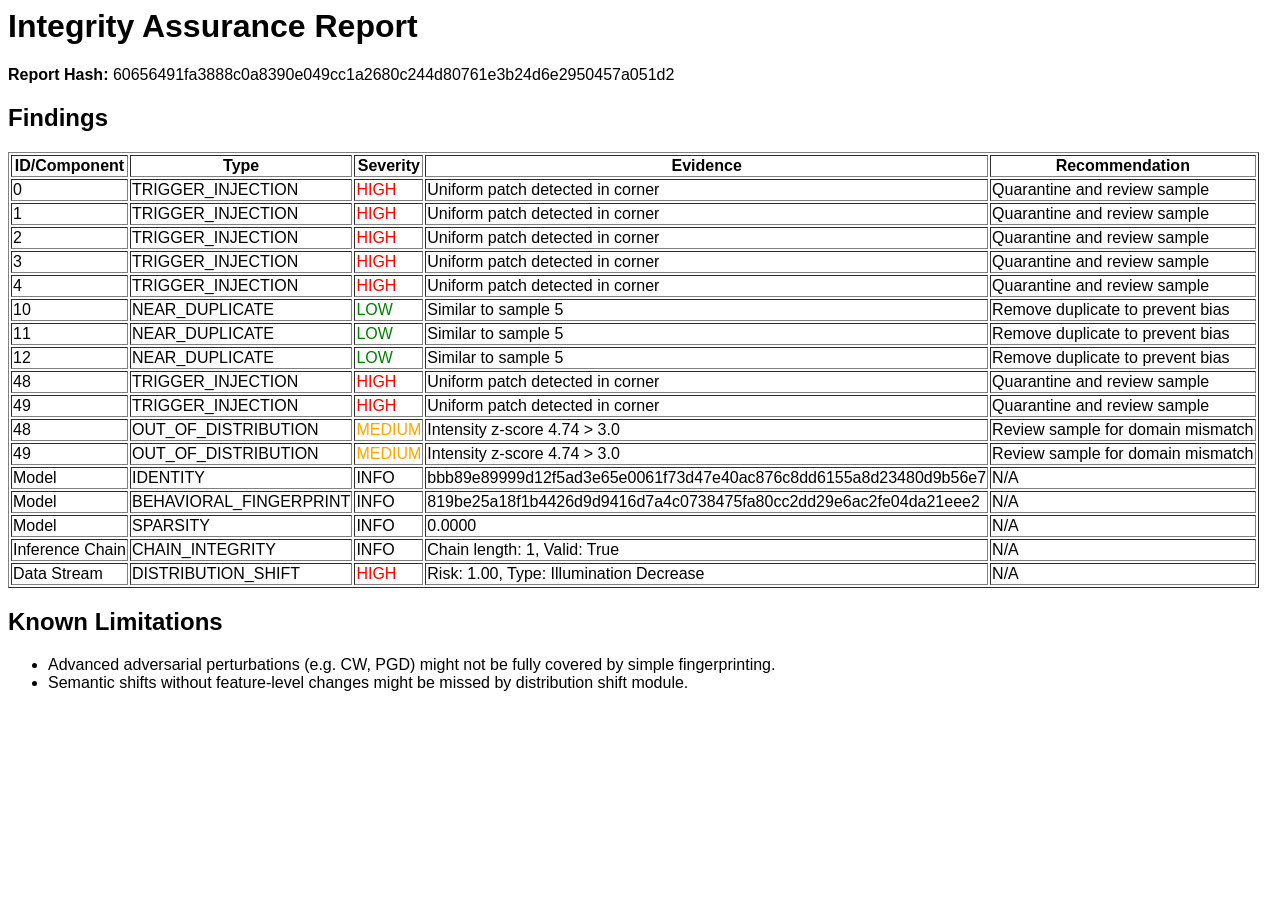
<file: prototype/reports/report_e22e9b8b.html>
<html><head><title>Integrity Assurance Report</title>
<style>body { font-family: sans-serif; } .high { color: red; } .medium { color: orange; } .low { color: green; }</style>
</head><body>
<h1>Integrity Assurance Report</h1>
<p><b>Report Hash:</b> 60656491fa3888c0a8390e049cc1a2680c244d80761e3b24d6e2950457a051d2</p>
<h2>Findings</h2><table border='1'>
<tr><th>ID/Component</th><th>Type</th><th>Severity</th><th>Evidence</th><th>Recommendation</th></tr>
<tr><td>0</td>
<td>TRIGGER_INJECTION</td>
<td class='high'>HIGH</td>
<td>Uniform patch detected in corner</td>
<td>Quarantine and review sample</td></tr>
<tr><td>1</td>
<td>TRIGGER_INJECTION</td>
<td class='high'>HIGH</td>
<td>Uniform patch detected in corner</td>
<td>Quarantine and review sample</td></tr>
<tr><td>2</td>
<td>TRIGGER_INJECTION</td>
<td class='high'>HIGH</td>
<td>Uniform patch detected in corner</td>
<td>Quarantine and review sample</td></tr>
<tr><td>3</td>
<td>TRIGGER_INJECTION</td>
<td class='high'>HIGH</td>
<td>Uniform patch detected in corner</td>
<td>Quarantine and review sample</td></tr>
<tr><td>4</td>
<td>TRIGGER_INJECTION</td>
<td class='high'>HIGH</td>
<td>Uniform patch detected in corner</td>
<td>Quarantine and review sample</td></tr>
<tr><td>10</td>
<td>NEAR_DUPLICATE</td>
<td class='low'>LOW</td>
<td>Similar to sample 5</td>
<td>Remove duplicate to prevent bias</td></tr>
<tr><td>11</td>
<td>NEAR_DUPLICATE</td>
<td class='low'>LOW</td>
<td>Similar to sample 5</td>
<td>Remove duplicate to prevent bias</td></tr>
<tr><td>12</td>
<td>NEAR_DUPLICATE</td>
<td class='low'>LOW</td>
<td>Similar to sample 5</td>
<td>Remove duplicate to prevent bias</td></tr>
<tr><td>48</td>
<td>TRIGGER_INJECTION</td>
<td class='high'>HIGH</td>
<td>Uniform patch detected in corner</td>
<td>Quarantine and review sample</td></tr>
<tr><td>49</td>
<td>TRIGGER_INJECTION</td>
<td class='high'>HIGH</td>
<td>Uniform patch detected in corner</td>
<td>Quarantine and review sample</td></tr>
<tr><td>48</td>
<td>OUT_OF_DISTRIBUTION</td>
<td class='medium'>MEDIUM</td>
<td>Intensity z-score 4.74 > 3.0</td>
<td>Review sample for domain mismatch</td></tr>
<tr><td>49</td>
<td>OUT_OF_DISTRIBUTION</td>
<td class='medium'>MEDIUM</td>
<td>Intensity z-score 4.74 > 3.0</td>
<td>Review sample for domain mismatch</td></tr>
<tr><td>Model</td>
<td>IDENTITY</td>
<td class='info'>INFO</td>
<td>bbb89e89999d12f5ad3e65e0061f73d47e40ac876c8dd6155a8d23480d9b56e7</td>
<td>N/A</td></tr>
<tr><td>Model</td>
<td>BEHAVIORAL_FINGERPRINT</td>
<td class='info'>INFO</td>
<td>819be25a18f1b4426d9d9416d7a4c0738475fa80cc2dd29e6ac2fe04da21eee2</td>
<td>N/A</td></tr>
<tr><td>Model</td>
<td>SPARSITY</td>
<td class='info'>INFO</td>
<td>0.0000</td>
<td>N/A</td></tr>
<tr><td>Inference Chain</td>
<td>CHAIN_INTEGRITY</td>
<td class='info'>INFO</td>
<td>Chain length: 1, Valid: True</td>
<td>N/A</td></tr>
<tr><td>Data Stream</td>
<td>DISTRIBUTION_SHIFT</td>
<td class='high'>HIGH</td>
<td>Risk: 1.00, Type: Illumination Decrease</td>
<td>N/A</td></tr>
</table><h2>Known Limitations</h2><ul>
<li>Advanced adversarial perturbations (e.g. CW, PGD) might not be fully covered by simple fingerprinting.</li>
<li>Semantic shifts without feature-level changes might be missed by distribution shift module.</li>
</ul></body></html>
</file>
